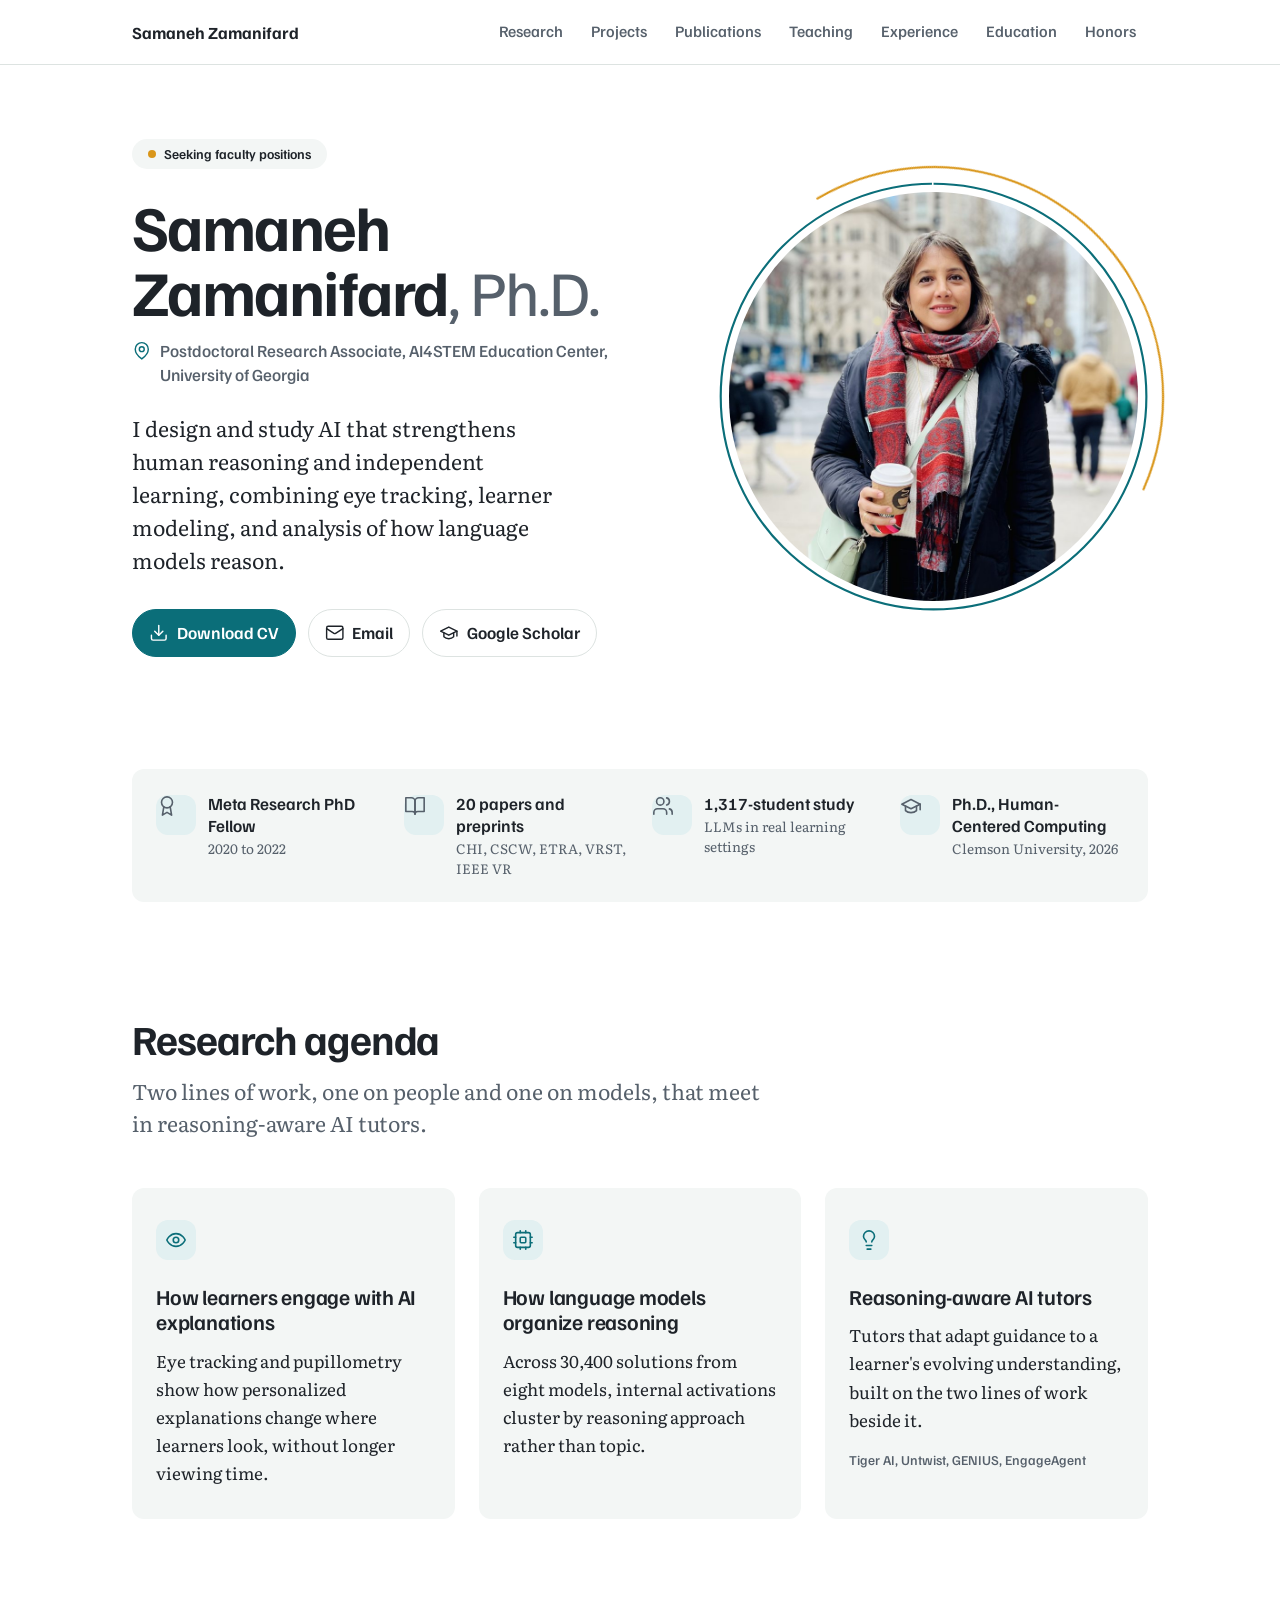
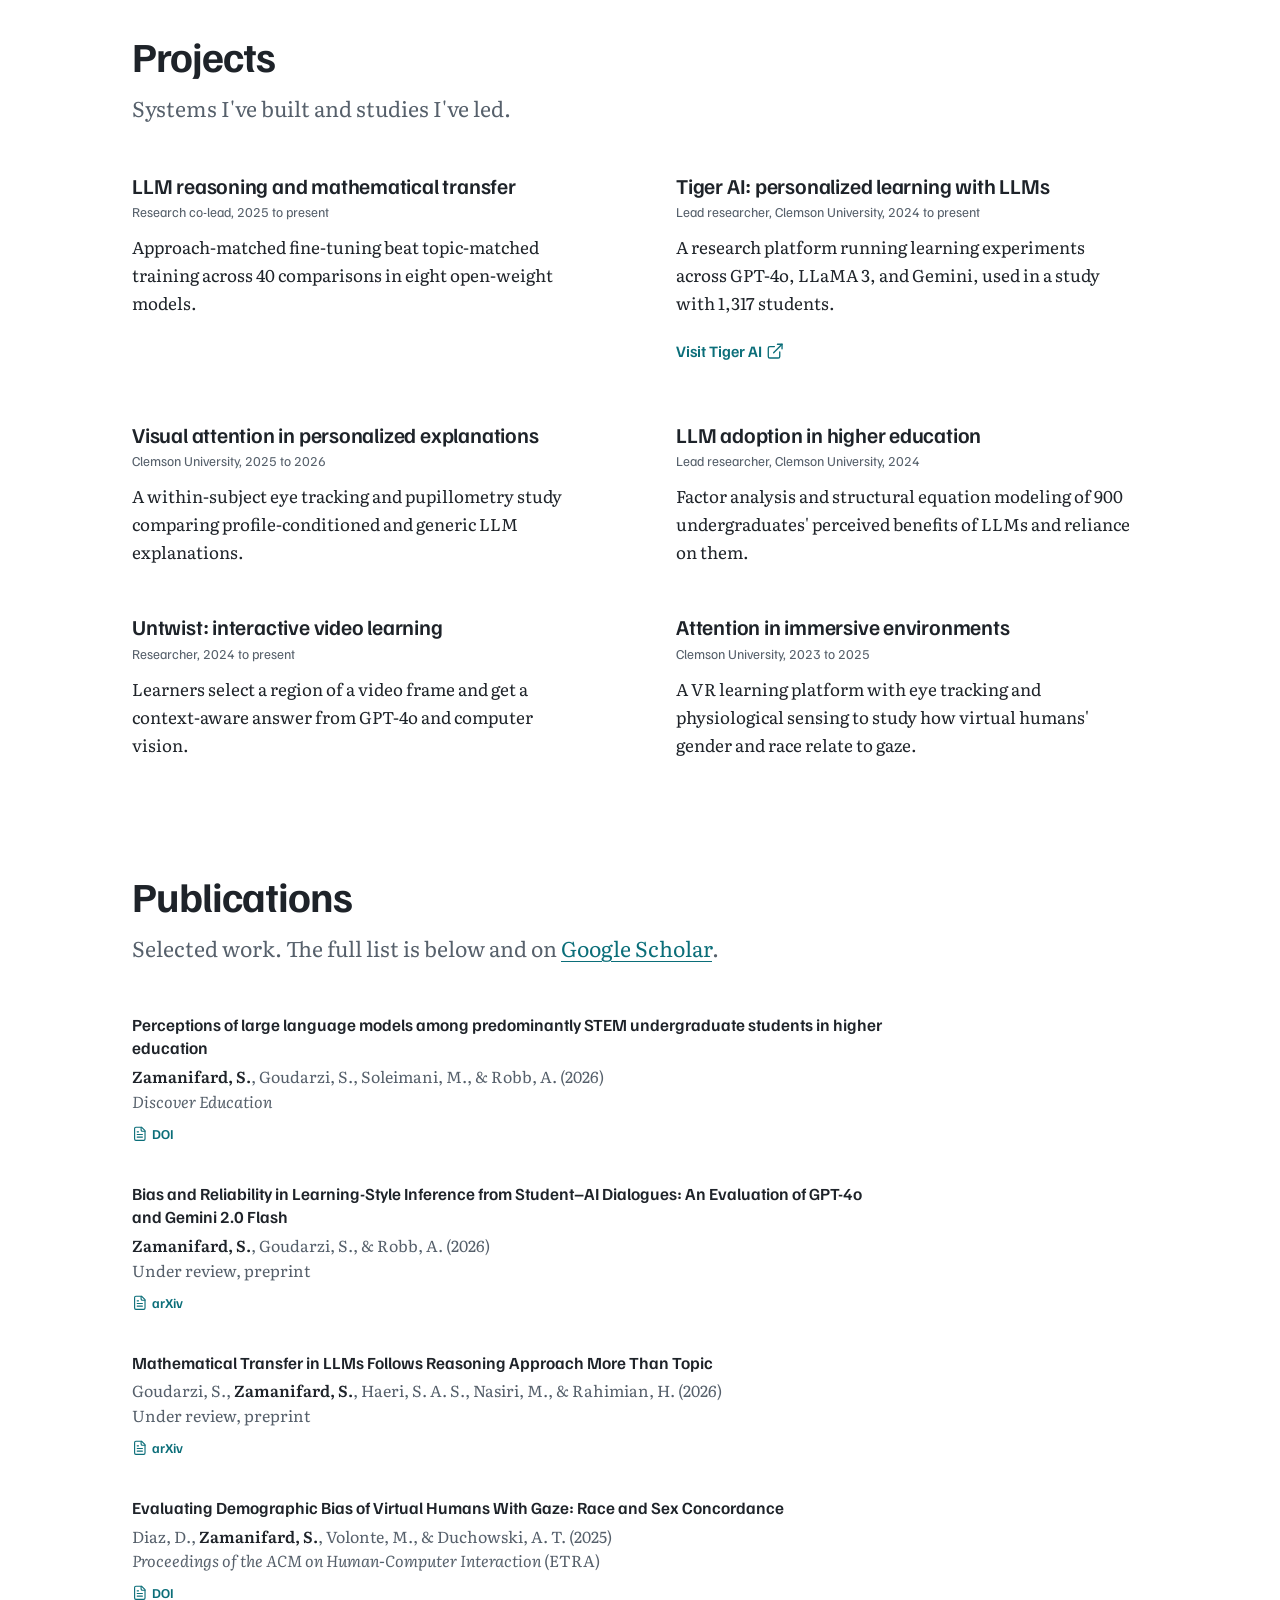
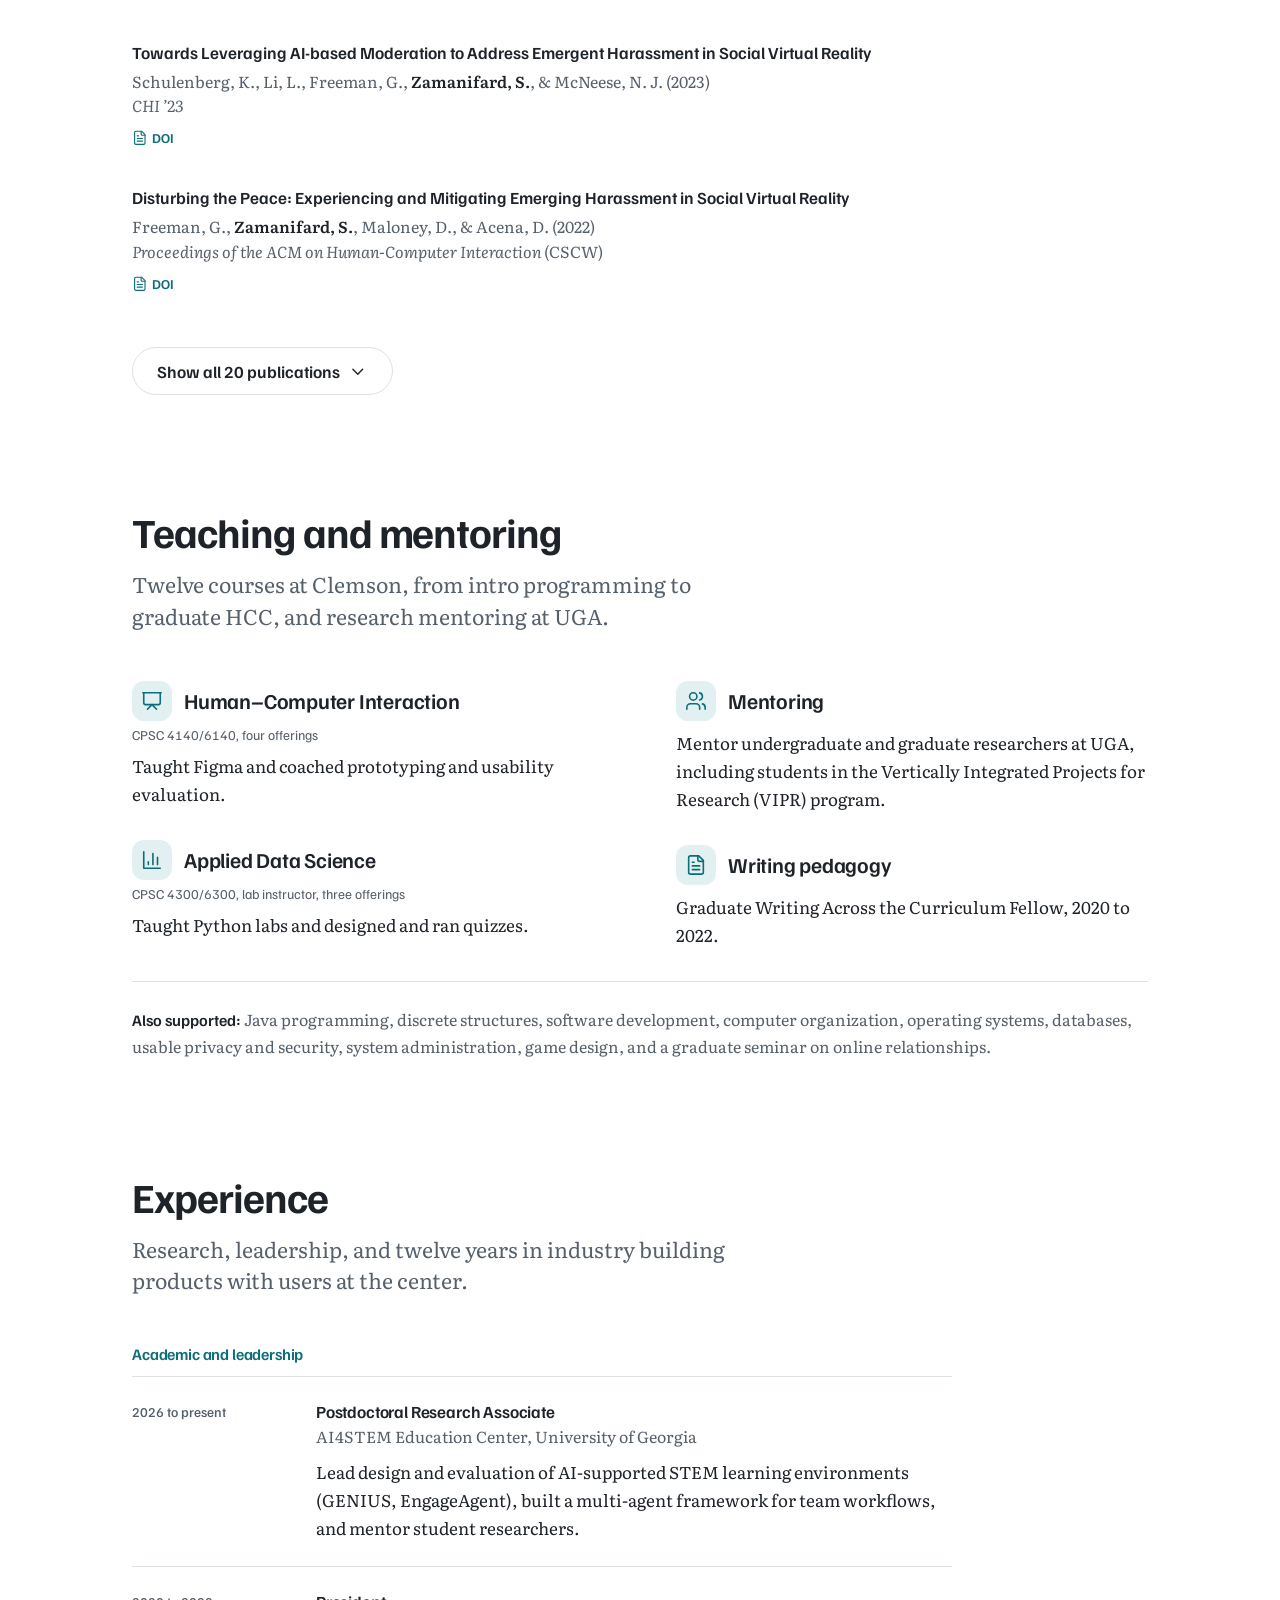
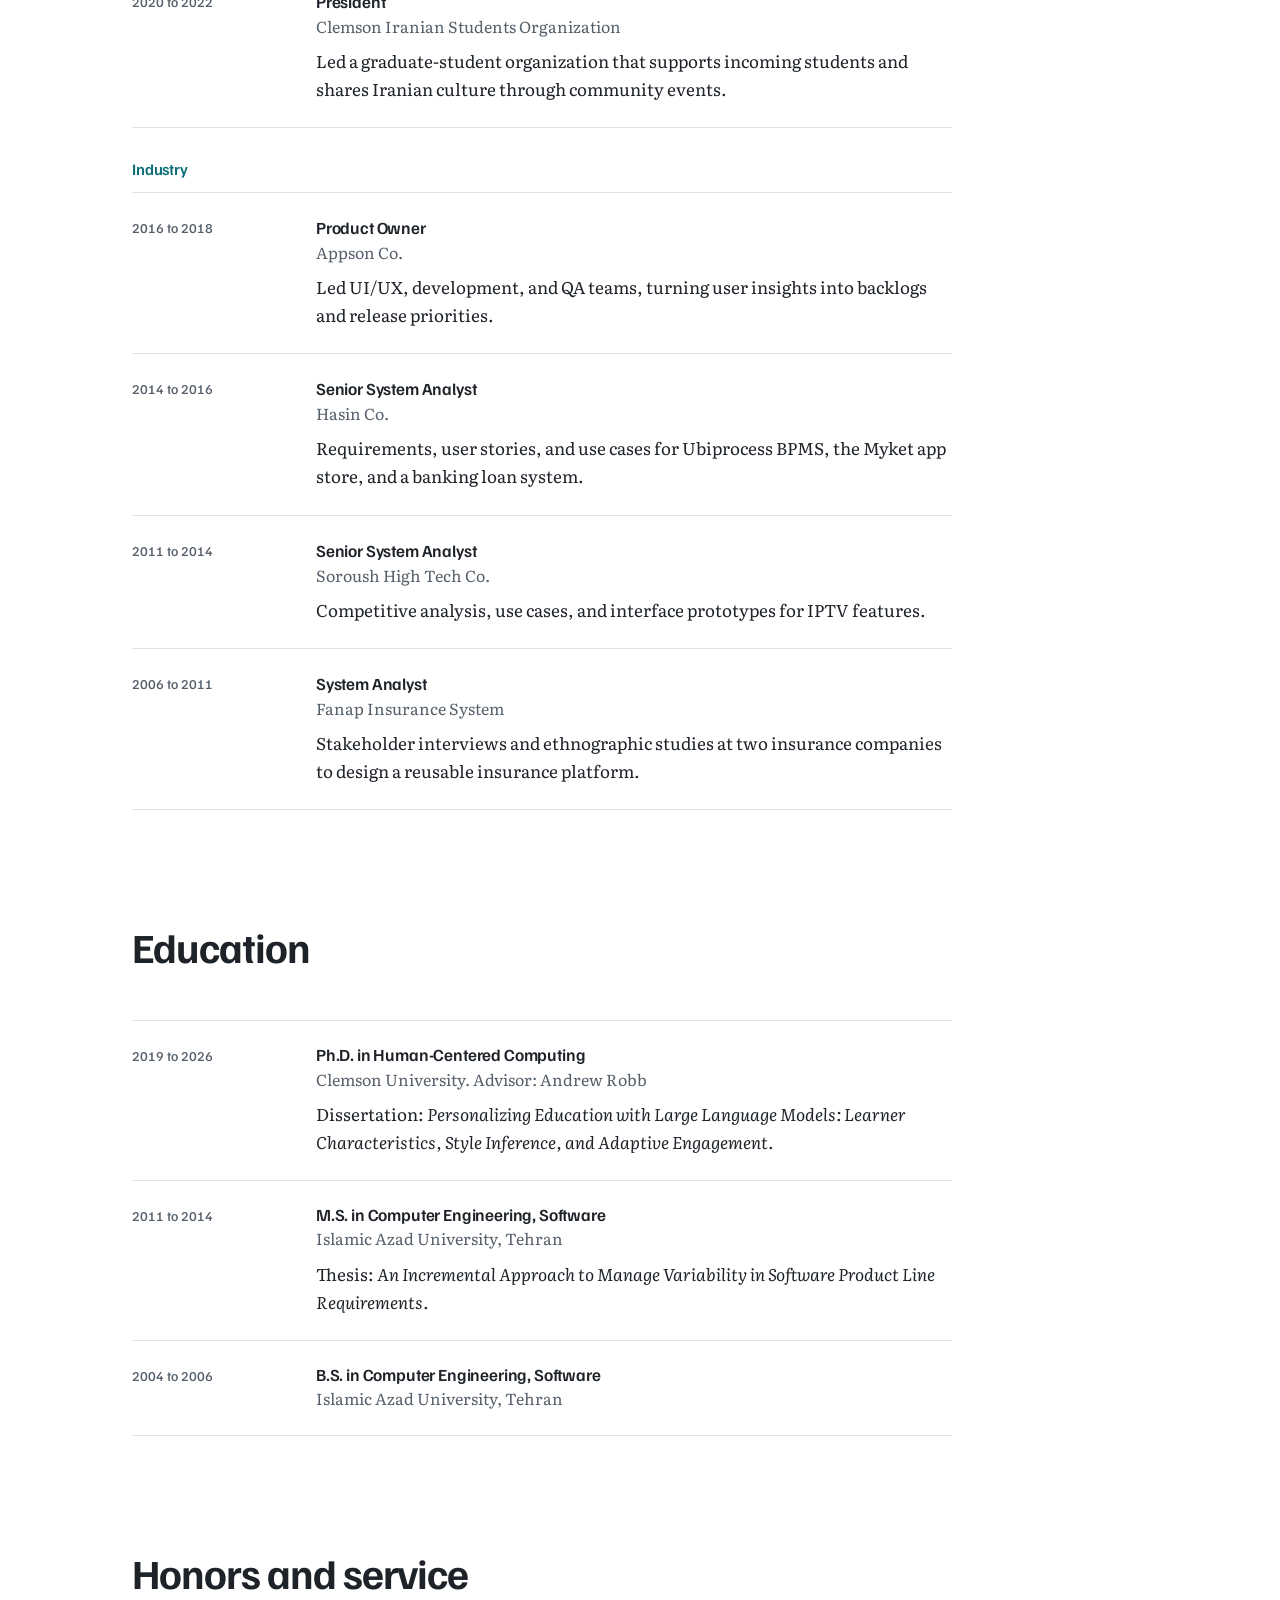
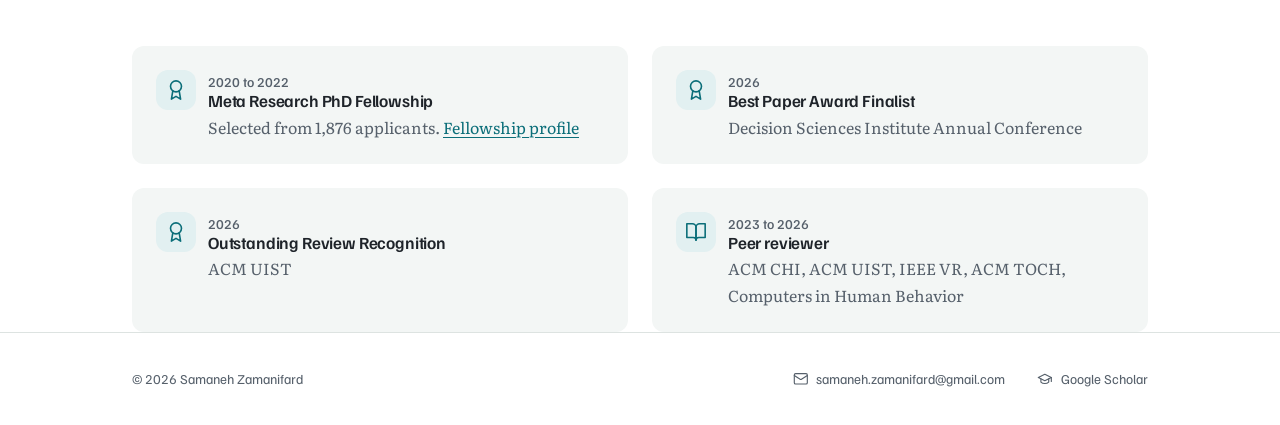
<file: index.html>
<!doctype html>
<html lang="en">
<head>
  <meta charset="utf-8">
  <meta name="viewport" content="width=device-width, initial-scale=1">
  <title>Samaneh Zamanifard, Ph.D.</title>
  <meta name="description" content="Samaneh Zamanifard is a postdoctoral research associate at the AI4STEM Education Center, University of Georgia, studying how AI systems can strengthen human reasoning and independent learning.">
  <meta name="color-scheme" content="light">
  <link rel="canonical" href="https://samanehzamanifard.github.io/">
  <meta property="og:type" content="profile">
  <meta property="og:title" content="Samaneh Zamanifard, Ph.D.">
  <meta property="og:description" content="Postdoctoral researcher at UGA's AI4STEM Education Center studying how AI can strengthen human reasoning and learning.">
  <meta property="og:url" content="https://samanehzamanifard.github.io/">
  <meta property="og:image" content="https://samanehzamanifard.github.io/portrait.jpg">
  <link rel="preconnect" href="https://fonts.googleapis.com">
  <link rel="preconnect" href="https://fonts.gstatic.com" crossorigin>
  <link href="https://fonts.googleapis.com/css2?family=Familjen+Grotesk:wght@400;500;600;700&family=Literata:ital,opsz,wght@0,7..72,400;0,7..72,600;1,7..72,400&display=swap" rel="stylesheet">
  <link rel="stylesheet" href="style.css">
</head>
<body>
<!-- Icon sprite (Lucide geometry, ISC license) -->
<svg width="0" height="0" style="position:absolute" aria-hidden="true">
  <symbol id="i-mail" viewBox="0 0 24 24"><rect width="20" height="16" x="2" y="4" rx="2"/><path d="m22 7-8.97 5.7a1.94 1.94 0 0 1-2.06 0L2 7"/></symbol>
  <symbol id="i-download" viewBox="0 0 24 24"><path d="M21 15v4a2 2 0 0 1-2 2H5a2 2 0 0 1-2-2v-4"/><path d="m7 10 5 5 5-5"/><path d="M12 15V3"/></symbol>
  <symbol id="i-cap" viewBox="0 0 24 24"><path d="M22 10 12 5 2 10l10 5 10-5Z"/><path d="M6 12v5c3 3 9 3 12 0v-5"/><path d="M22 10v6"/></symbol>
  <symbol id="i-award" viewBox="0 0 24 24"><circle cx="12" cy="8" r="6"/><path d="M15.48 12.89 17 22l-5-3-5 3 1.52-9.11"/></symbol>
  <symbol id="i-book" viewBox="0 0 24 24"><path d="M2 3h6a4 4 0 0 1 4 4v14a3 3 0 0 0-3-3H2z"/><path d="M22 3h-6a4 4 0 0 0-4 4v14a3 3 0 0 1 3-3h7z"/></symbol>
  <symbol id="i-users" viewBox="0 0 24 24"><path d="M16 21v-2a4 4 0 0 0-4-4H6a4 4 0 0 0-4 4v2"/><circle cx="9" cy="7" r="4"/><path d="M22 21v-2a4 4 0 0 0-3-3.87"/><path d="M16 3.13a4 4 0 0 1 0 7.75"/></symbol>
  <symbol id="i-pin" viewBox="0 0 24 24"><path d="M20 10c0 6-8 12-8 12s-8-6-8-12a8 8 0 0 1 16 0Z"/><circle cx="12" cy="10" r="3"/></symbol>
  <symbol id="i-eye" viewBox="0 0 24 24"><path d="M2 12s3-7 10-7 10 7 10 7-3 7-10 7-10-7-10-7Z"/><circle cx="12" cy="12" r="3"/></symbol>
  <symbol id="i-cpu" viewBox="0 0 24 24"><rect width="16" height="16" x="4" y="4" rx="2"/><rect width="6" height="6" x="9" y="9" rx="1"/><path d="M15 2v2M15 20v2M2 15h2M2 9h2M20 15h2M20 9h2M9 2v2M9 20v2"/></symbol>
  <symbol id="i-bulb" viewBox="0 0 24 24"><path d="M15 14c.2-1 .7-1.7 1.5-2.5 1-.9 1.5-2.2 1.5-3.5A6 6 0 0 0 6 8c0 1 .2 2.2 1.5 3.5.7.7 1.3 1.5 1.5 2.5"/><path d="M9 18h6"/><path d="M10 22h4"/></symbol>
  <symbol id="i-link" viewBox="0 0 24 24"><path d="M15 3h6v6"/><path d="M10 14 21 3"/><path d="M18 13v6a2 2 0 0 1-2 2H5a2 2 0 0 1-2-2V8a2 2 0 0 1 2-2h6"/></symbol>
  <symbol id="i-file" viewBox="0 0 24 24"><path d="M15 2H6a2 2 0 0 0-2 2v16a2 2 0 0 0 2 2h12a2 2 0 0 0 2-2V7Z"/><path d="M14 2v4a2 2 0 0 0 2 2h4"/><path d="M16 13H8M16 17H8M10 9H8"/></symbol>
  <symbol id="i-board" viewBox="0 0 24 24"><path d="M2 3h20"/><path d="M21 3v11a2 2 0 0 1-2 2H5a2 2 0 0 1-2-2V3"/><path d="m7 21 5-5 5 5"/></symbol>
  <symbol id="i-chart" viewBox="0 0 24 24"><path d="M3 3v18h18"/><path d="M18 17V9M13 17V5M8 17v-3"/></symbol>
  <symbol id="i-chevron" viewBox="0 0 24 24"><path d="m6 9 6 6 6-6"/></symbol>
</svg>

<a class="skip" href="#main">Skip to content</a>

<nav class="nav" aria-label="Sections">
  <div class="wrap">
    <a class="brand" href="#top">Samaneh Zamanifard</a>
    <ul>
      <li><a href="#research">Research</a></li>
      <li><a href="#projects">Projects</a></li>
      <li><a href="#publications">Publications</a></li>
      <li><a href="#teaching">Teaching</a></li>
      <li><a href="#experience">Experience</a></li>
      <li><a href="#education">Education</a></li>
      <li><a href="#honors">Honors</a></li>
    </ul>
  </div>
</nav>

<main id="main" class="wrap">
  <header class="hero" id="top">
    <div>
      <p class="status"><span class="status-dot" aria-hidden="true"></span>Seeking faculty positions</p>
      <h1>Samaneh Zamanifard<span class="suffix">, Ph.D.</span></h1>
      <p class="hero-role"><svg class="icon" aria-hidden="true"><use href="#i-pin"/></svg>Postdoctoral Research Associate, AI4STEM Education Center, University of Georgia</p>
      <p class="hero-lead">I design and study AI that strengthens human reasoning and independent learning, combining eye tracking, learner modeling, and analysis of how language models reason.</p>
      <ul class="actions">
        <li><a class="btn btn-primary" href="cv.pdf"><svg class="icon" aria-hidden="true"><use href="#i-download"/></svg>Download CV</a></li>
        <li><a class="btn" href="mailto:samaneh.zamanifard@gmail.com"><svg class="icon" aria-hidden="true"><use href="#i-mail"/></svg>Email</a></li>
        <li><a class="btn" href="https://scholar.google.com/citations?user=296TdqIAAAAJ"><svg class="icon" aria-hidden="true"><use href="#i-cap"/></svg>Google Scholar</a></li>
      </ul>
    </div>

    <figure class="portrait">
      <img src="portrait.jpg" alt="Portrait of Samaneh Zamanifard" width="900" height="900">
      <svg class="rings" viewBox="0 0 100 100" aria-hidden="true">
        <circle class="ring-teal" cx="50" cy="50" r="49.6" pathLength="1"/>
        <circle class="ring-amber" cx="50" cy="50" r="53.5" pathLength="1"/>
      </svg>
    </figure>
  </header>

  <ul class="highlights" aria-label="Highlights">
    <li><span class="tile"><svg class="icon" aria-hidden="true"><use href="#i-award"/></svg></span><div><strong>Meta Research PhD Fellow</strong><span>2020 to 2022</span></div></li>
    <li><span class="tile"><svg class="icon" aria-hidden="true"><use href="#i-book"/></svg></span><div><strong>20 papers and preprints</strong><span>CHI, CSCW, ETRA, VRST, IEEE VR</span></div></li>
    <li><span class="tile"><svg class="icon" aria-hidden="true"><use href="#i-users"/></svg></span><div><strong>1,317-student study</strong><span>LLMs in real learning settings</span></div></li>
    <li><span class="tile"><svg class="icon" aria-hidden="true"><use href="#i-cap"/></svg></span><div><strong>Ph.D., Human-Centered Computing</strong><span>Clemson University, 2026</span></div></li>
  </ul>

  <section class="section" id="research" aria-labelledby="research-h">
    <div class="section-head">
      <h2 id="research-h">Research agenda</h2>
      <p>Two lines of work, one on people and one on models, that meet in reasoning-aware AI tutors.</p>
    </div>
    <div class="agenda">
      <article>
        <span class="tile"><svg class="icon" aria-hidden="true"><use href="#i-eye"/></svg></span>
        <h3>How learners engage with AI explanations</h3>
        <p>Eye tracking and pupillometry show how personalized explanations change where learners look, without longer viewing time.</p>
      </article>
      <article>
        <span class="tile"><svg class="icon" aria-hidden="true"><use href="#i-cpu"/></svg></span>
        <h3>How language models organize reasoning</h3>
        <p>Across 30,400 solutions from eight models, internal activations cluster by reasoning approach rather than topic.</p>
      </article>
      <article>
        <span class="tile"><svg class="icon" aria-hidden="true"><use href="#i-bulb"/></svg></span>
        <h3>Reasoning-aware AI tutors</h3>
        <p>Tutors that adapt guidance to a learner's evolving understanding, built on the two lines of work beside it.</p>
        <p class="joins">Tiger AI, Untwist, GENIUS, EngageAgent</p>
      </article>
    </div>

  </section>

  <section class="section" id="projects" aria-labelledby="projects-h">
    <div class="section-head">
      <h2 id="projects-h">Projects</h2>
      <p>Systems I've built and studies I've led.</p>
    </div>
    <div class="projects">
      <article class="project">
        <h3>LLM reasoning and mathematical transfer</h3>
        <p class="meta">Research co-lead, 2025 to present</p>
        <p class="sum">Approach-matched fine-tuning beat topic-matched training across 40 comparisons in eight open-weight models.</p>
      </article>
      <article class="project">
        <h3>Tiger AI: personalized learning with LLMs</h3>
        <p class="meta">Lead researcher, Clemson University, 2024 to present</p>
        <p class="sum">A research platform running learning experiments across GPT-4o, LLaMA 3, and Gemini, used in a study with 1,317 students.</p>
        <a class="more" href="https://tigerai.computing.clemson.edu/aboutme">Visit Tiger AI<svg class="icon" aria-hidden="true"><use href="#i-link"/></svg></a>
      </article>
      <article class="project">
        <h3>Visual attention in personalized explanations</h3>
        <p class="meta">Clemson University, 2025 to 2026</p>
        <p class="sum">A within-subject eye tracking and pupillometry study comparing profile-conditioned and generic LLM explanations.</p>
      </article>
      <article class="project">
        <h3>LLM adoption in higher education</h3>
        <p class="meta">Lead researcher, Clemson University, 2024</p>
        <p class="sum">Factor analysis and structural equation modeling of 900 undergraduates' perceived benefits of LLMs and reliance on them.</p>
      </article>
      <article class="project">
        <h3>Untwist: interactive video learning</h3>
        <p class="meta">Researcher, 2024 to present</p>
        <p class="sum">Learners select a region of a video frame and get a context-aware answer from GPT-4o and computer vision.</p>
      </article>
      <article class="project">
        <h3>Attention in immersive environments</h3>
        <p class="meta">Clemson University, 2023 to 2025</p>
        <p class="sum">A VR learning platform with eye tracking and physiological sensing to study how virtual humans' gender and race relate to gaze.</p>
      </article>
    </div>
  </section>

  <section class="section" id="publications" aria-labelledby="pubs-h">
    <div class="section-head">
      <h2 id="pubs-h">Publications</h2>
      <p>Selected work. The full list is below and on <a href="https://scholar.google.com/citations?user=296TdqIAAAAJ">Google Scholar</a>.</p>
    </div>
    <ol class="pubs">
      <li class="pub"><span class="title">Perceptions of large language models among predominantly STEM undergraduate students in higher education</span>
        <span class="authors"><b>Zamanifard, S.</b>, Goudarzi, S., Soleimani, M., &amp; Robb, A. (2026)</span>
        <span class="venue"><i>Discover Education</i></span>
        <a class="doi" href="https://doi.org/10.1007/s44217-026-01991-z"><svg class="icon" aria-hidden="true"><use href="#i-file"/></svg>DOI</a></li>
      <li class="pub"><span class="title">Bias and Reliability in Learning-Style Inference from Student–AI Dialogues: An Evaluation of GPT-4o and Gemini 2.0 Flash</span>
        <span class="authors"><b>Zamanifard, S.</b>, Goudarzi, S., &amp; Robb, A. (2026)</span>
        <span class="venue">Under review, preprint</span>
        <a class="doi" href="https://doi.org/10.48550/arXiv.2610.27448"><svg class="icon" aria-hidden="true"><use href="#i-file"/></svg>arXiv</a></li>
      <li class="pub"><span class="title">Mathematical Transfer in LLMs Follows Reasoning Approach More Than Topic</span>
        <span class="authors">Goudarzi, S., <b>Zamanifard, S.</b>, Haeri, S. A. S., Nasiri, M., &amp; Rahimian, H. (2026)</span>
        <span class="venue">Under review, preprint</span>
        <a class="doi" href="https://arxiv.org/abs/2610.00331"><svg class="icon" aria-hidden="true"><use href="#i-file"/></svg>arXiv</a></li>
      <li class="pub"><span class="title">Evaluating Demographic Bias of Virtual Humans With Gaze: Race and Sex Concordance</span>
        <span class="authors">Diaz, D., <b>Zamanifard, S.</b>, Volonte, M., &amp; Duchowski, A. T. (2025)</span>
        <span class="venue"><i>Proceedings of the ACM on Human-Computer Interaction</i> (ETRA)</span>
        <a class="doi" href="https://doi.org/10.1145/3725834"><svg class="icon" aria-hidden="true"><use href="#i-file"/></svg>DOI</a></li>
      <li class="pub"><span class="title">Towards Leveraging AI-based Moderation to Address Emergent Harassment in Social Virtual Reality</span>
        <span class="authors">Schulenberg, K., Li, L., Freeman, G., <b>Zamanifard, S.</b>, &amp; McNeese, N. J. (2023)</span>
        <span class="venue"><i>CHI ’23</i></span>
        <a class="doi" href="https://doi.org/10.1145/3544548.3581090"><svg class="icon" aria-hidden="true"><use href="#i-file"/></svg>DOI</a></li>
      <li class="pub"><span class="title">Disturbing the Peace: Experiencing and Mitigating Emerging Harassment in Social Virtual Reality</span>
        <span class="authors">Freeman, G., <b>Zamanifard, S.</b>, Maloney, D., &amp; Acena, D. (2022)</span>
        <span class="venue"><i>Proceedings of the ACM on Human-Computer Interaction</i> (CSCW)</span>
        <a class="doi" href="https://doi.org/10.1145/3512932"><svg class="icon" aria-hidden="true"><use href="#i-file"/></svg>DOI</a></li>
    </ol>

    <details class="all-pubs">
      <summary>Show all 20 publications<svg class="icon" aria-hidden="true"><use href="#i-chevron"/></svg></summary>
        <div class="pub-year">
          <h3>2027</h3>
          <ol>
            <li class="pub" data-kind="short"><span class="title">Re-streamed Validation of Real-Time Cognitive Load Measurement</span>
              <span class="authors">Duchowski, A. T., <b>Zamanifard, S.</b>, Cecchetti, S., Cavallo, M., &amp; Edmonds, A.</span>
              <span class="venue"><i>Pattern Recognition. ICPR 2026 International Workshops</i>, Part II, LNCS 17111, 557–571. Springer.</span><span class="kind">Workshop</span>
              <a class="doi" href="https://doi.org/10.1007/978-3-032-39382-1_42">DOI</a></li>
          </ol>
        </div>

        <div class="pub-year">
          <h3>2026</h3>
          <ol>
            <li class="pub" data-kind="paper"><span class="title">Perceptions of large language models among predominantly STEM undergraduate students in higher education</span>
              <span class="authors"><b>Zamanifard, S.</b>, Goudarzi, S., Soleimani, M., &amp; Robb, A.</span>
              <span class="venue"><i>Discover Education</i>. Advance online publication.</span><span class="kind">Journal</span>
              <a class="doi" href="https://doi.org/10.1007/s44217-026-01991-z">DOI</a></li>
            <li class="pub" data-kind="preprint"><span class="title">Bias and Reliability in Learning-Style Inference from Student–AI Dialogues: An Evaluation of GPT-4o and Gemini 2.0 Flash</span>
              <span class="authors"><b>Zamanifard, S.</b>, Goudarzi, S., &amp; Robb, A.</span>
              <span class="venue">Manuscript under review.</span><span class="kind">Preprint</span>
              <a class="doi" href="https://doi.org/10.48550/arXiv.2610.27448">arXiv</a></li>
            <li class="pub" data-kind="preprint"><span class="title">Mathematical Transfer in LLMs Follows Reasoning Approach More Than Topic</span>
              <span class="authors">Goudarzi, S., <b>Zamanifard, S.</b>, Haeri, S. A. S., Nasiri, M., &amp; Rahimian, H.</span>
              <span class="venue">Manuscript under review.</span><span class="kind">Preprint</span>
              <a class="doi" href="https://arxiv.org/abs/2610.00331">arXiv</a></li>
            <li class="pub" data-kind="preprint"><span class="title">Math Reasoning in LLMs is Organized by Approach, Not Topic</span>
              <span class="authors">Goudarzi, S., <b>Zamanifard, S.</b>, Nasiri, M., &amp; Rahimian, H.</span>
              <span class="venue">Preprint.</span><span class="kind">Preprint</span>
              <a class="doi" href="https://arxiv.org/abs/2609.27041">arXiv</a></li>
          </ol>
        </div>

        <div class="pub-year">
          <h3>2025</h3>
          <ol>
            <li class="pub" data-kind="paper"><span class="title">Path Modeling of Visual Attention, User Perceptions, and Behavior Change Intentions in Conversations With Embodied Agents in VR</span>
              <span class="authors">Vankit, S. A., Genaro Motti, V., Do, T. D., <b>Zamanifard, S.</b>, Diaz, D., Duchowski, A. T., Knijnenburg, B. P., &amp; Volonte, M.</span>
              <span class="venue"><i>Computer Animation and Virtual Worlds</i>, 36(3), e70028.</span><span class="kind">Journal</span>
              <a class="doi" href="https://doi.org/10.1002/cav.70028">DOI</a></li>
            <li class="pub" data-kind="paper"><span class="title">Exploring the Impact of Multimodal Long Conversations in VR on Attitudes Toward Behavior Change, Memory Retention, and Cognitive Load</span>
              <span class="authors">Vankit, S. A., <b>Zamanifard, S.</b>, Diaz, D., Mousas, C., Richardson, K., Duchowski, A. T., &amp; Volonte, M.</span>
              <span class="venue"><i>Computer Animation and Virtual Worlds</i>, 36(3), e70023.</span><span class="kind">Journal</span>
              <a class="doi" href="https://doi.org/10.1002/cav.70023">DOI</a></li>
            <li class="pub" data-kind="paper"><span class="title">Evaluating Demographic Bias of Virtual Humans With Gaze: Race and Sex Concordance</span>
              <span class="authors">Diaz, D., <b>Zamanifard, S.</b>, Volonte, M., &amp; Duchowski, A. T.</span>
              <span class="venue"><i>Proceedings of the ACM on Human-Computer Interaction</i>, 9(3), 1–17. ETRA full paper.</span><span class="kind">Conference</span>
              <a class="doi" href="https://doi.org/10.1145/3725834">DOI</a></li>
            <li class="pub" data-kind="short"><span class="title">Toward Standardization of Colliders for Statistical Comparison of Gaze on Virtual Humans</span>
              <span class="authors">Diaz, D., <b>Zamanifard, S.</b>, Volonte, M., &amp; Duchowski, A. T.</span>
              <span class="venue"><i>ETRA ’25</i>, Article 102, 1–5. Eyes4Access workshop.</span><span class="kind">Workshop</span>
              <a class="doi" href="https://doi.org/10.1145/3715669.3726849">DOI</a></li>
            <li class="pub" data-kind="preprint"><span class="title">Beyond Play and Pause: Turning GPT-4o Spatial Weakness into a Strength for In-Depth Interactive Video Learning</span>
              <span class="authors">Goudarzi, S., &amp; <b>Zamanifard, S.</b></span>
              <span class="venue">Preprint.</span><span class="kind">Preprint</span>
              <a class="doi" href="https://arxiv.org/abs/2508.17160">arXiv</a></li>
          </ol>
        </div>

        <div class="pub-year">
          <h3>2024</h3>
          <ol>
            <li class="pub" data-kind="short"><span class="title">Initial Investigations into Information Retention and Perception on Virtual Human Race</span>
              <span class="authors">Diaz, D., <b>Zamanifard, S.</b>, Duchowski, A. T., &amp; Volonte, M.</span>
              <span class="venue"><i>IEEE VR 2024 Abstracts and Workshops (VRW)</i>, 1078–1079.</span><span class="kind">Poster</span>
              <a class="doi" href="https://doi.org/10.1109/VRW62533.2024.00335">DOI</a></li>
          </ol>
        </div>

        <div class="pub-year">
          <h3>2023</h3>
          <ol>
            <li class="pub" data-kind="paper"><span class="title">Towards Leveraging AI-based Moderation to Address Emergent Harassment in Social Virtual Reality</span>
              <span class="authors">Schulenberg, K., Li, L., Freeman, G., <b>Zamanifard, S.</b>, &amp; McNeese, N. J.</span>
              <span class="venue"><i>CHI ’23</i>, Article 514, 1–17.</span><span class="kind">Conference</span>
              <a class="doi" href="https://doi.org/10.1145/3544548.3581090">DOI</a></li>
            <li class="pub" data-kind="paper"><span class="title">A Surprise Birthday Party in VR: Leveraging Social Virtual Reality to Maintain Existing Close Ties over Distance</span>
              <span class="authors"><b>Zamanifard, S.</b>, &amp; Freeman, G.</span>
              <span class="venue"><i>iConference 2023</i>, LNCS 13972, 268–285. Springer.</span><span class="kind">Conference</span>
              <a class="doi" href="https://doi.org/10.1007/978-3-031-28032-0_23">DOI</a></li>
            <li class="pub" data-kind="short"><span class="title">Social Virtual Reality Is My Therapist: Overcoming Social Anxiety Disorder Through Using Social Virtual Reality</span>
              <span class="authors"><b>Zamanifard, S.</b>, &amp; Robb, A.</span>
              <span class="venue"><i>CHI EA ’23</i>, Article 252, 1–6.</span><span class="kind">Extended abstract</span>
              <a class="doi" href="https://doi.org/10.1145/3544549.3585888">DOI</a></li>
          </ol>
        </div>

        <div class="pub-year">
          <h3>2022</h3>
          <ol>
            <li class="pub" data-kind="paper"><span class="title">Disturbing the Peace: Experiencing and Mitigating Emerging Harassment in Social Virtual Reality</span>
              <span class="authors">Freeman, G., <b>Zamanifard, S.</b>, Maloney, D., &amp; Acena, D.</span>
              <span class="venue"><i>Proceedings of the ACM on Human-Computer Interaction</i>, 6(CSCW1), Article 85, 1–30.</span><span class="kind">Journal</span>
              <a class="doi" href="https://doi.org/10.1145/3512932">DOI</a></li>
          </ol>
        </div>

        <div class="pub-year">
          <h3>2020</h3>
          <ol>
            <li class="pub" data-kind="paper"><span class="title">Anonymity vs. Familiarity: Self-Disclosure and Privacy in Social Virtual Reality</span>
              <span class="authors">Maloney, D., <b>Zamanifard, S.</b>, &amp; Freeman, G. Equal contribution.</span>
              <span class="venue"><i>VRST ’20</i>, Article 25, 1–9.</span><span class="kind">Conference</span>
              <a class="doi" href="https://doi.org/10.1145/3385956.3418967">DOI</a></li>
            <li class="pub" data-kind="paper"><span class="title">An empirical study on effective factors on adoption of cloud computing in electronic banking: a case study of Iran banking sector</span>
              <span class="authors">Alizadeh, A., Chehrehpak, M., Nasr, A. K., &amp; <b>Zamanifard, S.</b></span>
              <span class="venue"><i>International Journal of Business Information Systems</i>, 33(3), 408–428.</span><span class="kind">Journal</span>
              <a class="doi" href="https://doi.org/10.1504/IJBIS.2020.105833">DOI</a></li>
            <li class="pub" data-kind="short"><span class="title">My Body, My Avatar: How People Perceive Their Avatars in Social Virtual Reality</span>
              <span class="authors">Freeman, G., <b>Zamanifard, S.</b>, Maloney, D., &amp; Adkins, A.</span>
              <span class="venue"><i>CHI EA ’20</i>, Article LBW250, 1–8.</span><span class="kind">Late-breaking work</span>
              <a class="doi" href="https://doi.org/10.1145/3334480.3382923">DOI</a></li>
          </ol>
        </div>

        <div class="pub-year">
          <h3>2019</h3>
          <ol>
            <li class="pub" data-kind="short"><span class="title">“The Togetherness that We Crave”: Experiencing Social VR in Long Distance Relationships</span>
              <span class="authors"><b>Zamanifard, S.</b>, &amp; Freeman, G.</span>
              <span class="venue"><i>CSCW ’19 Companion</i>, 438–442.</span><span class="kind">Poster</span>
              <a class="doi" href="https://doi.org/10.1145/3311957.3359453">DOI</a></li>
          </ol>
        </div>

        <div class="pub-year">
          <h3>2015</h3>
          <ol>
            <li class="pub" data-kind="paper"><span class="title">An Incremental Approach to Manage Variability in Software Product Line Requirements</span>
              <span class="authors"><b>Zamanifard, S.</b>, Khosravi, R., &amp; Sabouri, H.</span>
              <span class="venue"><i>International Journal of Computer and Electrical Engineering</i>, 7(1), 47–69.</span><span class="kind">Journal</span>
              <a class="doi" href="https://doi.org/10.17706/IJCEE.2015.V7.872">DOI</a></li>
          </ol>
        </div>
    </details>
  </section>

  <section class="section" id="teaching" aria-labelledby="teaching-h">
    <div class="section-head">
      <h2 id="teaching-h">Teaching and mentoring</h2>
      <p>Twelve courses at Clemson, from intro programming to graduate HCC, and research mentoring at UGA.</p>
    </div>
    <div class="teach">
      <div>
        <div class="teach-item">
          <h3><span class="tile"><svg class="icon" aria-hidden="true"><use href="#i-board"/></svg></span>Human–Computer Interaction</h3>
          <p class="meta">CPSC 4140/6140, four offerings</p>
          <p class="sum">Taught Figma and coached prototyping and usability evaluation.</p>
        </div>
        <div class="teach-item">
          <h3><span class="tile"><svg class="icon" aria-hidden="true"><use href="#i-chart"/></svg></span>Applied Data Science</h3>
          <p class="meta">CPSC 4300/6300, lab instructor, three offerings</p>
          <p class="sum">Taught Python labs and designed and ran quizzes.</p>
        </div>
      </div>
      <div>
        <div class="teach-item">
          <h3><span class="tile"><svg class="icon" aria-hidden="true"><use href="#i-users"/></svg></span>Mentoring</h3>
          <p class="sum">Mentor undergraduate and graduate researchers at UGA, including students in the Vertically Integrated Projects for Research (VIPR) program.</p>
        </div>
        <div class="teach-item">
          <h3><span class="tile"><svg class="icon" aria-hidden="true"><use href="#i-file"/></svg></span>Writing pedagogy</h3>
          <p class="sum">Graduate Writing Across the Curriculum Fellow, 2020 to 2022.</p>
        </div>
      </div>
    </div>
    <p class="teach-also"><strong>Also supported:</strong> Java programming, discrete structures, software development, computer organization, operating systems, databases, usable privacy and security, system administration, game design, and a graduate seminar on online relationships.</p>
  </section>

  <section class="section" id="experience" aria-labelledby="exp-h">
    <div class="section-head">
      <h2 id="exp-h">Experience</h2>
      <p>Research, leadership, and twelve years in industry building products with users at the center.</p>
    </div>
    <h3 class="tl-group">Academic and leadership</h3>
    <ol class="timeline">
      <li>
        <p class="when">2026 to present</p>
        <div>
          <h4>Postdoctoral Research Associate</h4>
          <p class="org">AI4STEM Education Center, University of Georgia</p>
          <p class="sum">Lead design and evaluation of AI-supported STEM learning environments (GENIUS, EngageAgent), built a multi-agent framework for team workflows, and mentor student researchers.</p>
        </div>
      </li>
      <li>
        <p class="when">2020 to 2022</p>
        <div>
          <h4>President</h4>
          <p class="org">Clemson Iranian Students Organization</p>
          <p class="sum">Led a graduate-student organization that supports incoming students and shares Iranian culture through community events.</p>
        </div>
      </li>
    </ol>
    <h3 class="tl-group">Industry</h3>
    <ol class="timeline">
      <li>
        <p class="when">2016 to 2018</p>
        <div>
          <h4>Product Owner</h4>
          <p class="org">Appson Co.</p>
          <p class="sum">Led UI/UX, development, and QA teams, turning user insights into backlogs and release priorities.</p>
        </div>
      </li>
      <li>
        <p class="when">2014 to 2016</p>
        <div>
          <h4>Senior System Analyst</h4>
          <p class="org">Hasin Co.</p>
          <p class="sum">Requirements, user stories, and use cases for Ubiprocess BPMS, the Myket app store, and a banking loan system.</p>
        </div>
      </li>
      <li>
        <p class="when">2011 to 2014</p>
        <div>
          <h4>Senior System Analyst</h4>
          <p class="org">Soroush High Tech Co.</p>
          <p class="sum">Competitive analysis, use cases, and interface prototypes for IPTV features.</p>
        </div>
      </li>
      <li>
        <p class="when">2006 to 2011</p>
        <div>
          <h4>System Analyst</h4>
          <p class="org">Fanap Insurance System</p>
          <p class="sum">Stakeholder interviews and ethnographic studies at two insurance companies to design a reusable insurance platform.</p>
        </div>
      </li>
    </ol>
  </section>

  <section class="section" id="education" aria-labelledby="edu-h">
    <div class="section-head">
      <h2 id="edu-h">Education</h2>
    </div>
    <ol class="timeline">
      <li>
        <p class="when">2019 to 2026</p>
        <div>
          <h3>Ph.D. in Human-Centered Computing</h3>
          <p class="org">Clemson University. Advisor: Andrew Robb</p>
          <p class="sum">Dissertation: <i>Personalizing Education with Large Language Models: Learner Characteristics, Style Inference, and Adaptive Engagement.</i></p>
        </div>
      </li>
      <li>
        <p class="when">2011 to 2014</p>
        <div>
          <h3>M.S. in Computer Engineering, Software</h3>
          <p class="org">Islamic Azad University, Tehran</p>
          <p class="sum">Thesis: <i>An Incremental Approach to Manage Variability in Software Product Line Requirements.</i></p>
        </div>
      </li>
      <li>
        <p class="when">2004 to 2006</p>
        <div>
          <h3>B.S. in Computer Engineering, Software</h3>
          <p class="org">Islamic Azad University, Tehran</p>
        </div>
      </li>
    </ol>
  </section>

  <section class="section" id="honors" aria-labelledby="honors-h">
    <div class="section-head">
      <h2 id="honors-h">Honors and service</h2>
    </div>
    <ul class="honors">
      <li><span class="tile"><svg class="icon" aria-hidden="true"><use href="#i-award"/></svg></span><div><p class="yr">2020 to 2022</p><h3>Meta Research PhD Fellowship</h3><p>Selected from 1,876 applicants. <a href="https://research.facebook.com/fellows/zamanifard-samaneh/">Fellowship profile</a></p></div></li>
      <li><span class="tile"><svg class="icon" aria-hidden="true"><use href="#i-award"/></svg></span><div><p class="yr">2026</p><h3>Best Paper Award Finalist</h3><p>Decision Sciences Institute Annual Conference</p></div></li>
      <li><span class="tile"><svg class="icon" aria-hidden="true"><use href="#i-award"/></svg></span><div><p class="yr">2026</p><h3>Outstanding Review Recognition</h3><p>ACM UIST</p></div></li>
      <li><span class="tile"><svg class="icon" aria-hidden="true"><use href="#i-book"/></svg></span><div><p class="yr">2023 to 2026</p><h3>Peer reviewer</h3><p>ACM CHI, ACM UIST, IEEE VR, ACM TOCH, Computers in Human Behavior</p></div></li>
    </ul>
  </section>

</main>

<footer>
  <div class="wrap">
    <span>© 2026 Samaneh Zamanifard</span>
    <a href="mailto:samaneh.zamanifard@gmail.com"><svg class="icon" aria-hidden="true"><use href="#i-mail"/></svg>samaneh.zamanifard@gmail.com</a>
    <a href="https://scholar.google.com/citations?user=296TdqIAAAAJ"><svg class="icon" aria-hidden="true"><use href="#i-cap"/></svg>Google Scholar</a>
  </div>
</footer>

<script>
  // Navigation: mark the section in view
  (function () {
    var links = Array.prototype.slice.call(document.querySelectorAll('.nav ul a'));
    var sections = links.map(function (a) { return document.querySelector(a.getAttribute('href')); });
    var current = null;
    function onScroll() {
      var y = window.innerHeight * 0.4, best = -1;
      sections.forEach(function (s, i) { if (s && s.getBoundingClientRect().top <= y) best = i; });
      if (window.innerHeight + window.scrollY >= document.documentElement.scrollHeight - 4) best = sections.length - 1;
      if (best === current) return;
      current = best;
      links.forEach(function (a, i) {
        if (i === best) {
          a.setAttribute('aria-current', 'true');
          var bar = a.closest('.wrap');
          if (bar.scrollWidth > bar.clientWidth) bar.scrollTo({ left: a.offsetLeft - bar.clientWidth / 2 + a.offsetWidth / 2 });
        } else a.removeAttribute('aria-current');
      });
    }
    window.addEventListener('scroll', onScroll, { passive: true });
    onScroll();
  })();

  // Rings around the portrait: the teal circle draws in and the amber arc spins into place
  // each time the photo comes into view.
  (function () {
    var fig = document.querySelector('.portrait');
    if (window.matchMedia('(prefers-reduced-motion: reduce)').matches || !('IntersectionObserver' in window)) return;
    fig.classList.add('armed');
    new IntersectionObserver(function (es) {
      fig.classList.toggle('in', es[0].isIntersecting);
    }, { threshold: 0.35 }).observe(fig);
  })();

  // Give each DOI/arXiv link a unique accessible name that starts with its visible text
  document.querySelectorAll('.pub .doi').forEach(function (a) {
    a.setAttribute('aria-label', a.textContent.trim() + ': ' + a.closest('.pub').querySelector('.title').textContent);
  });
</script>
</body>
</html>
</file>
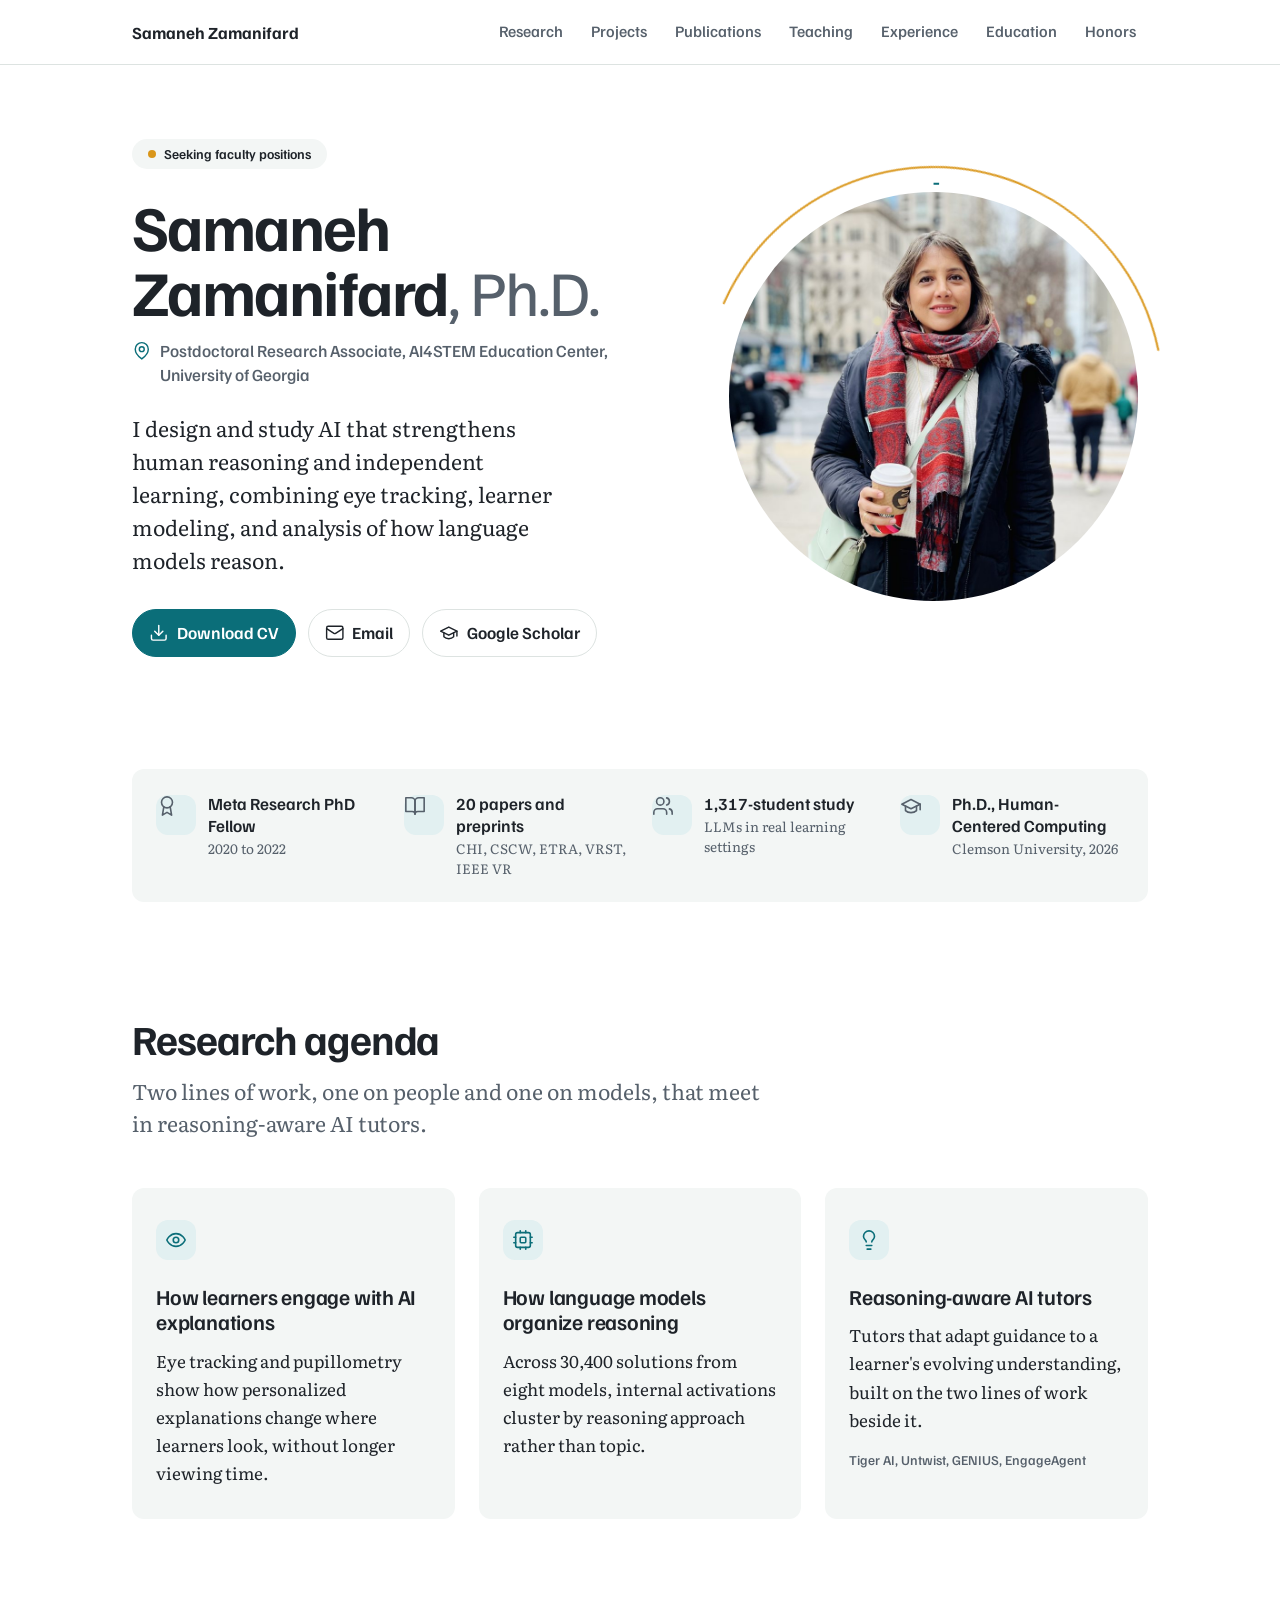
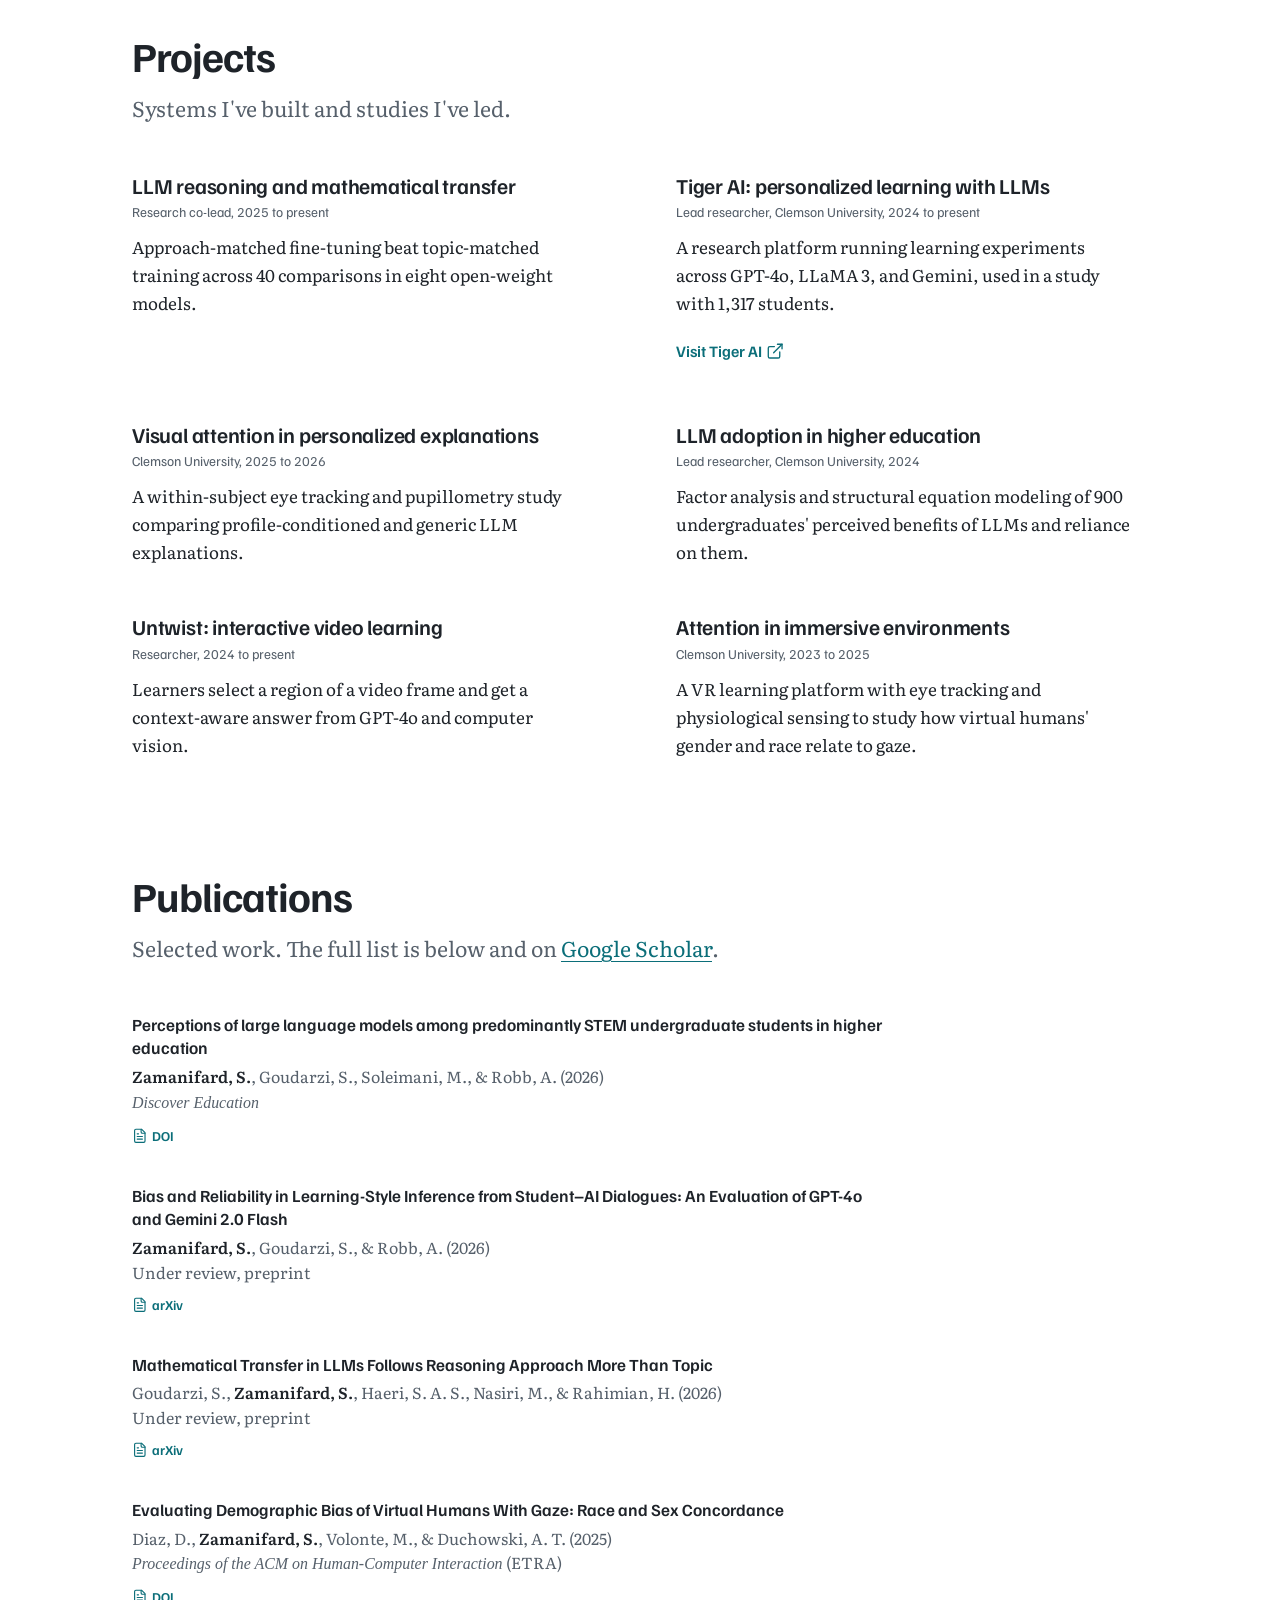
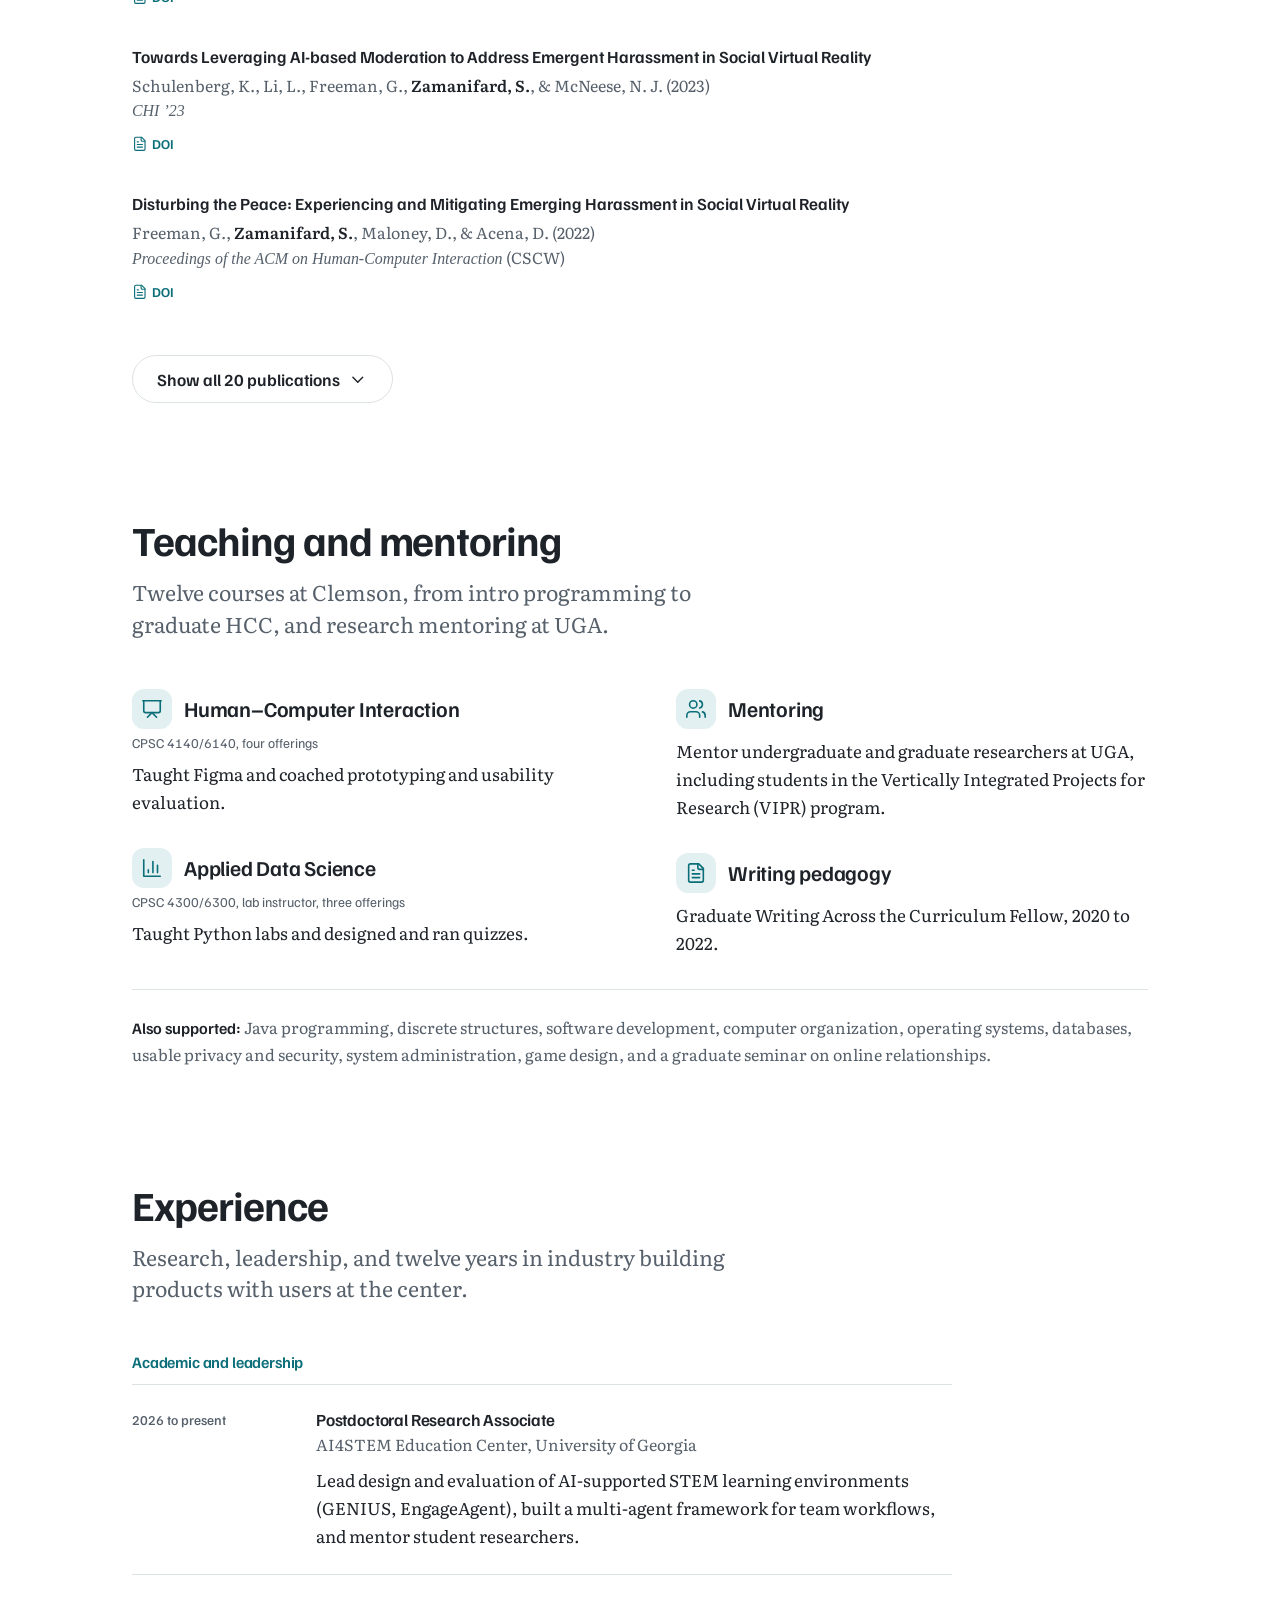
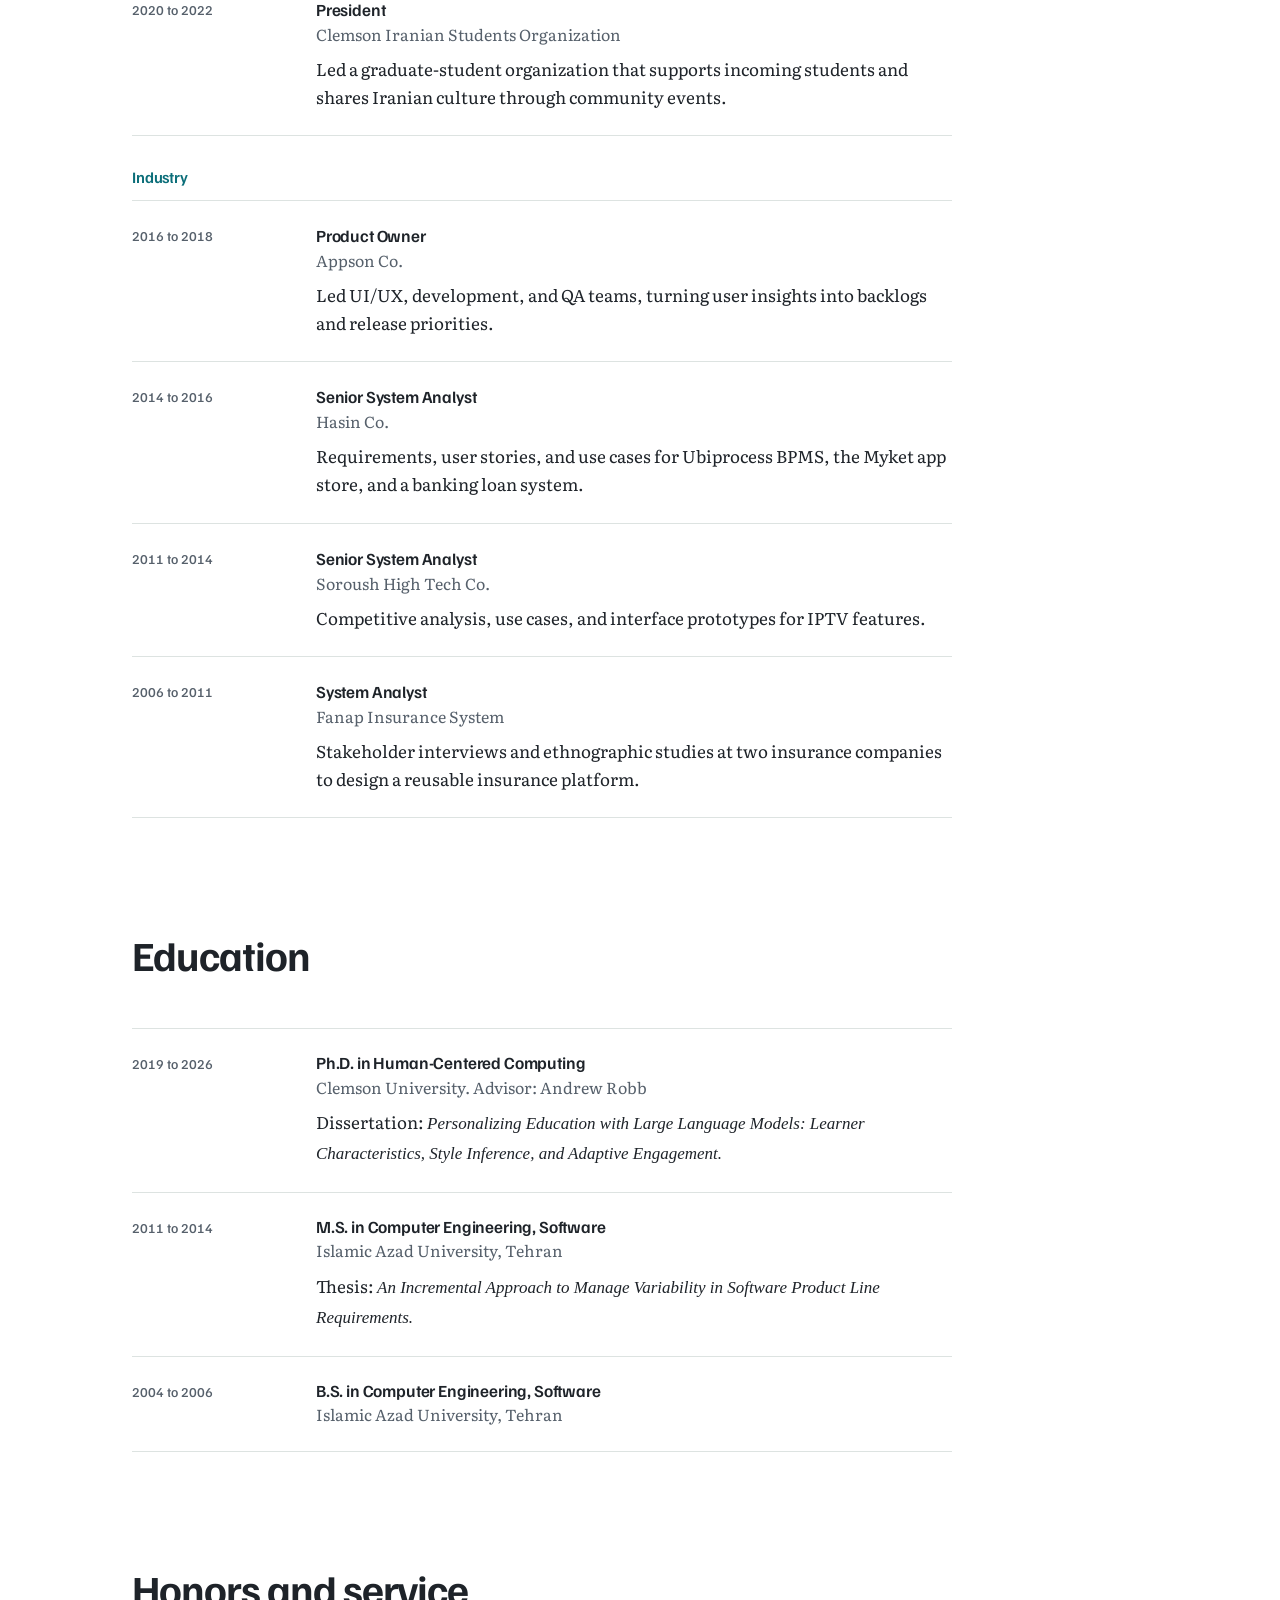
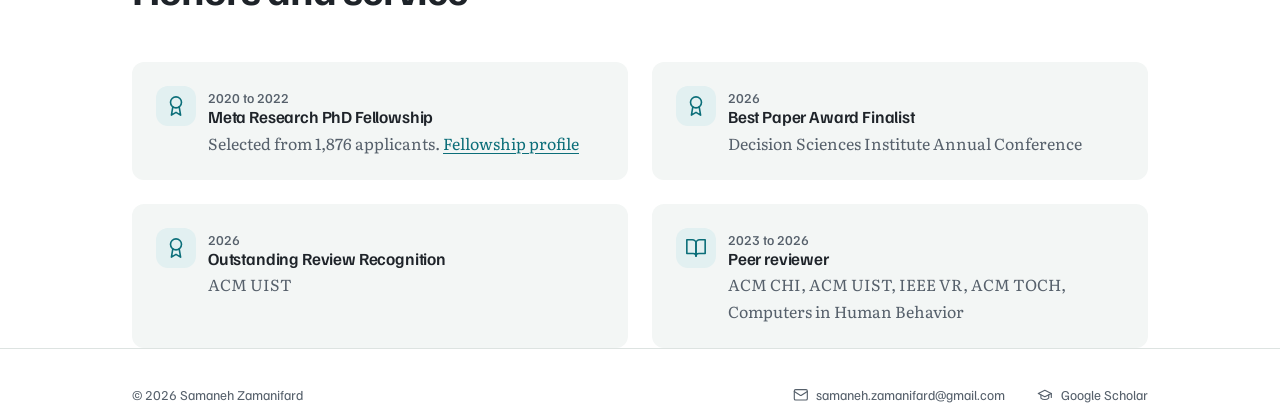
<file: experience.html>
<!doctype html>
<html lang="en">
<head>
  <meta charset="utf-8">
  <title>Samaneh Zamanifard, Ph.D.</title>
  <meta http-equiv="refresh" content="0; url=./#experience">
  <link rel="canonical" href="https://samanehzamanifard.github.io/#experience">
</head>
<body>
  <p>This page has moved to <a href="./#experience">samanehzamanifard.github.io/#experience</a>.</p>
</body>
</html>
</file>
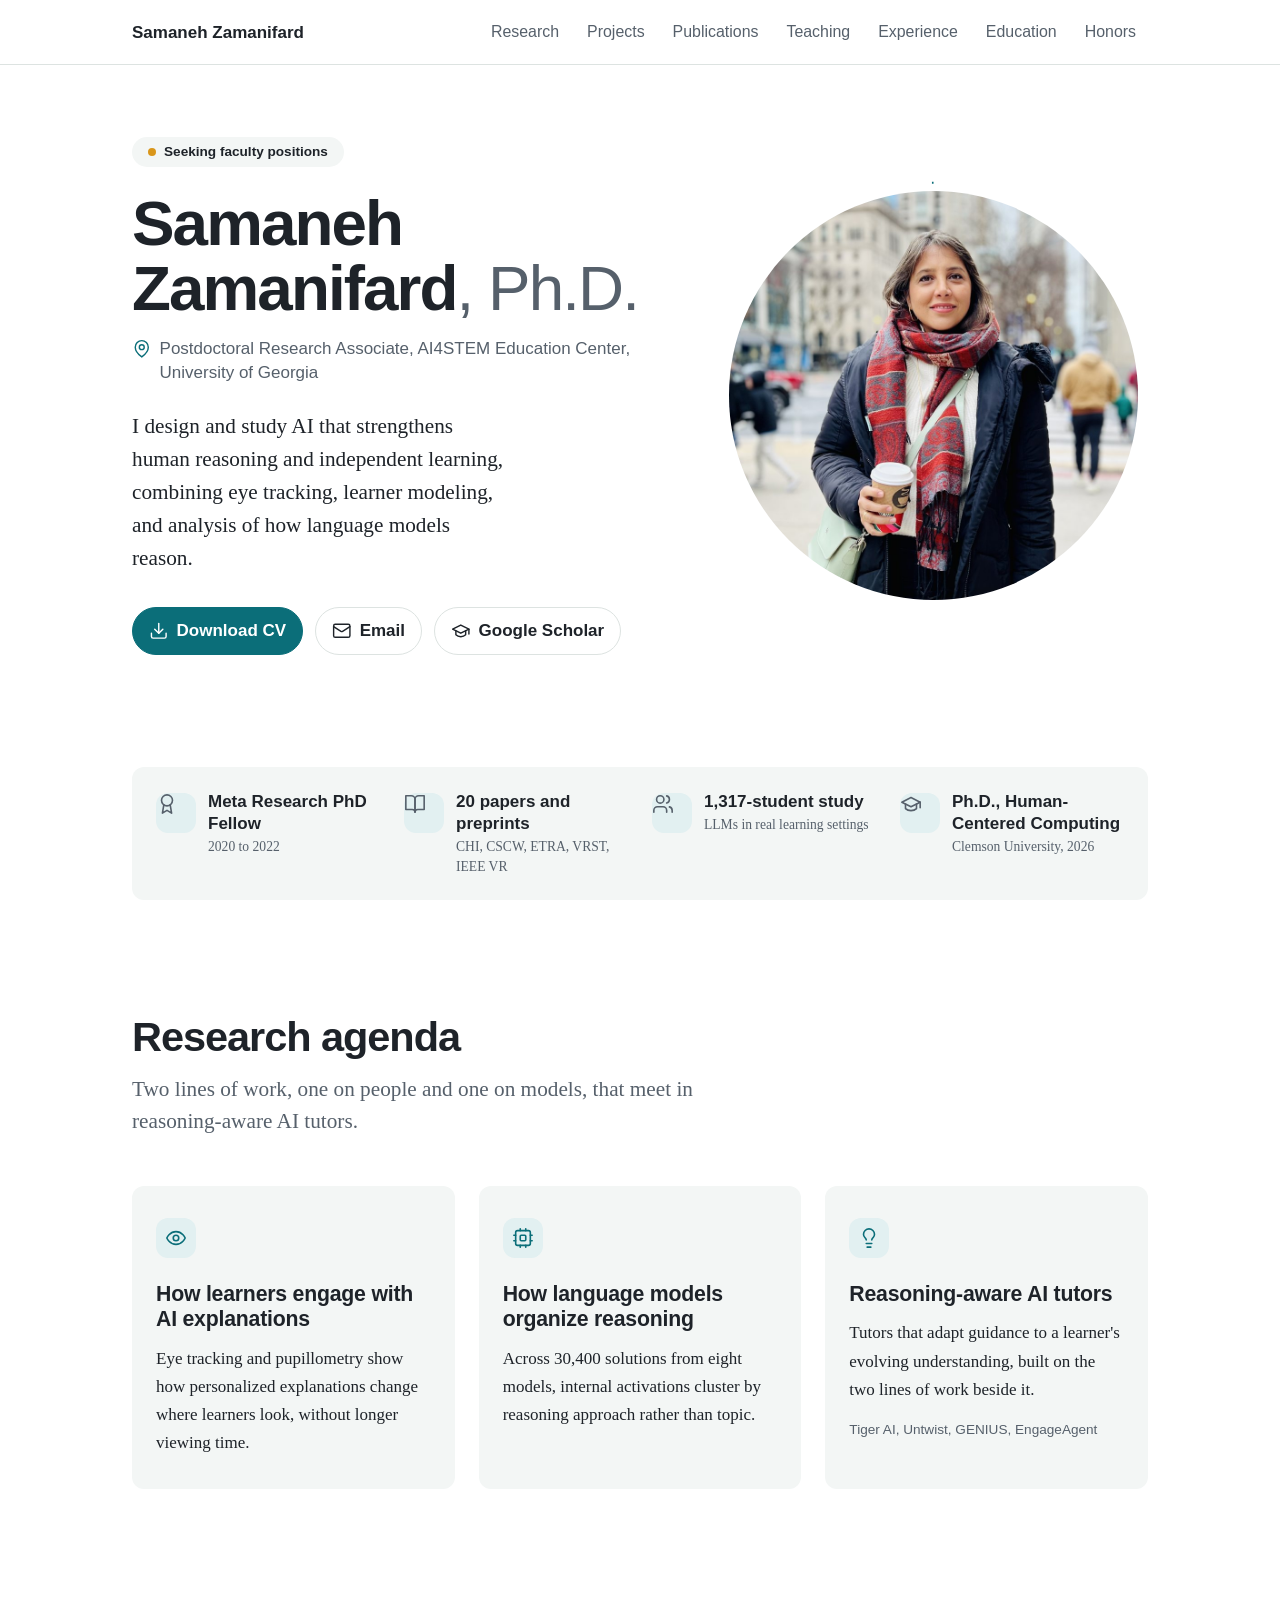
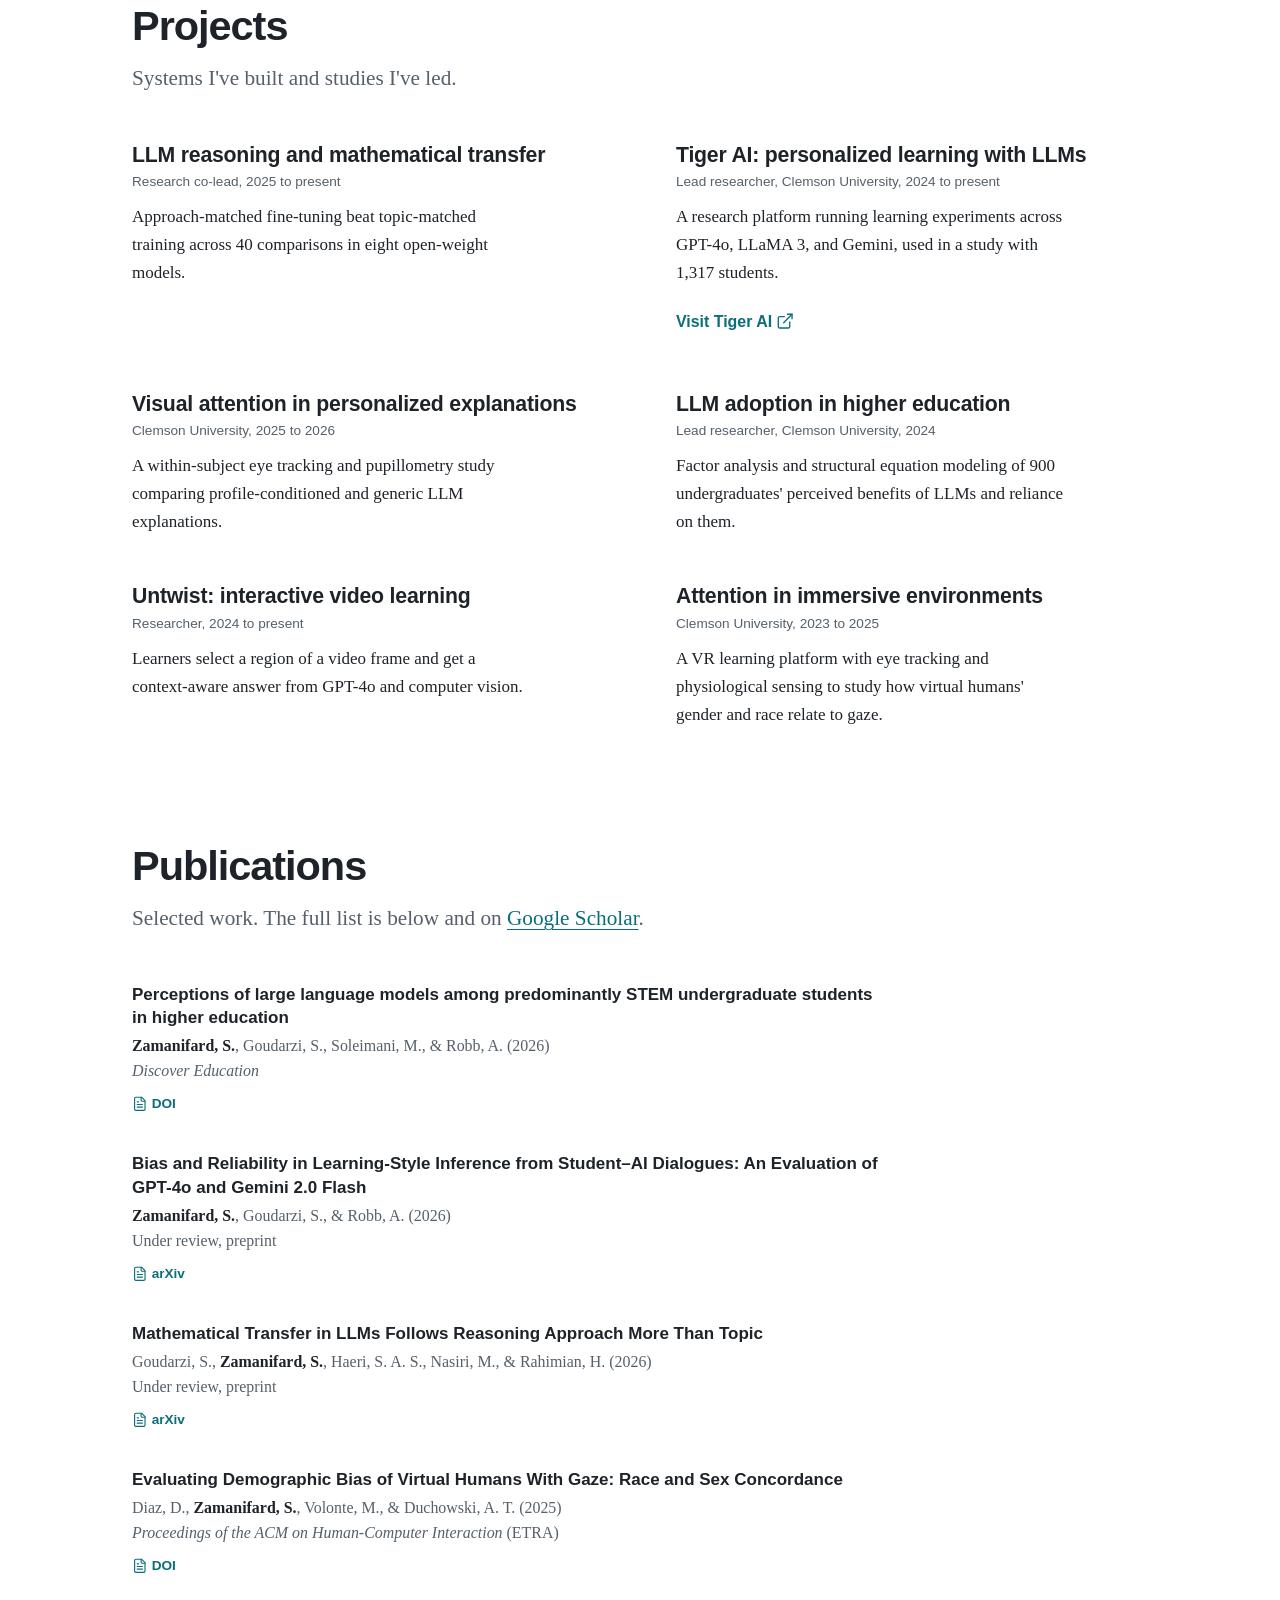
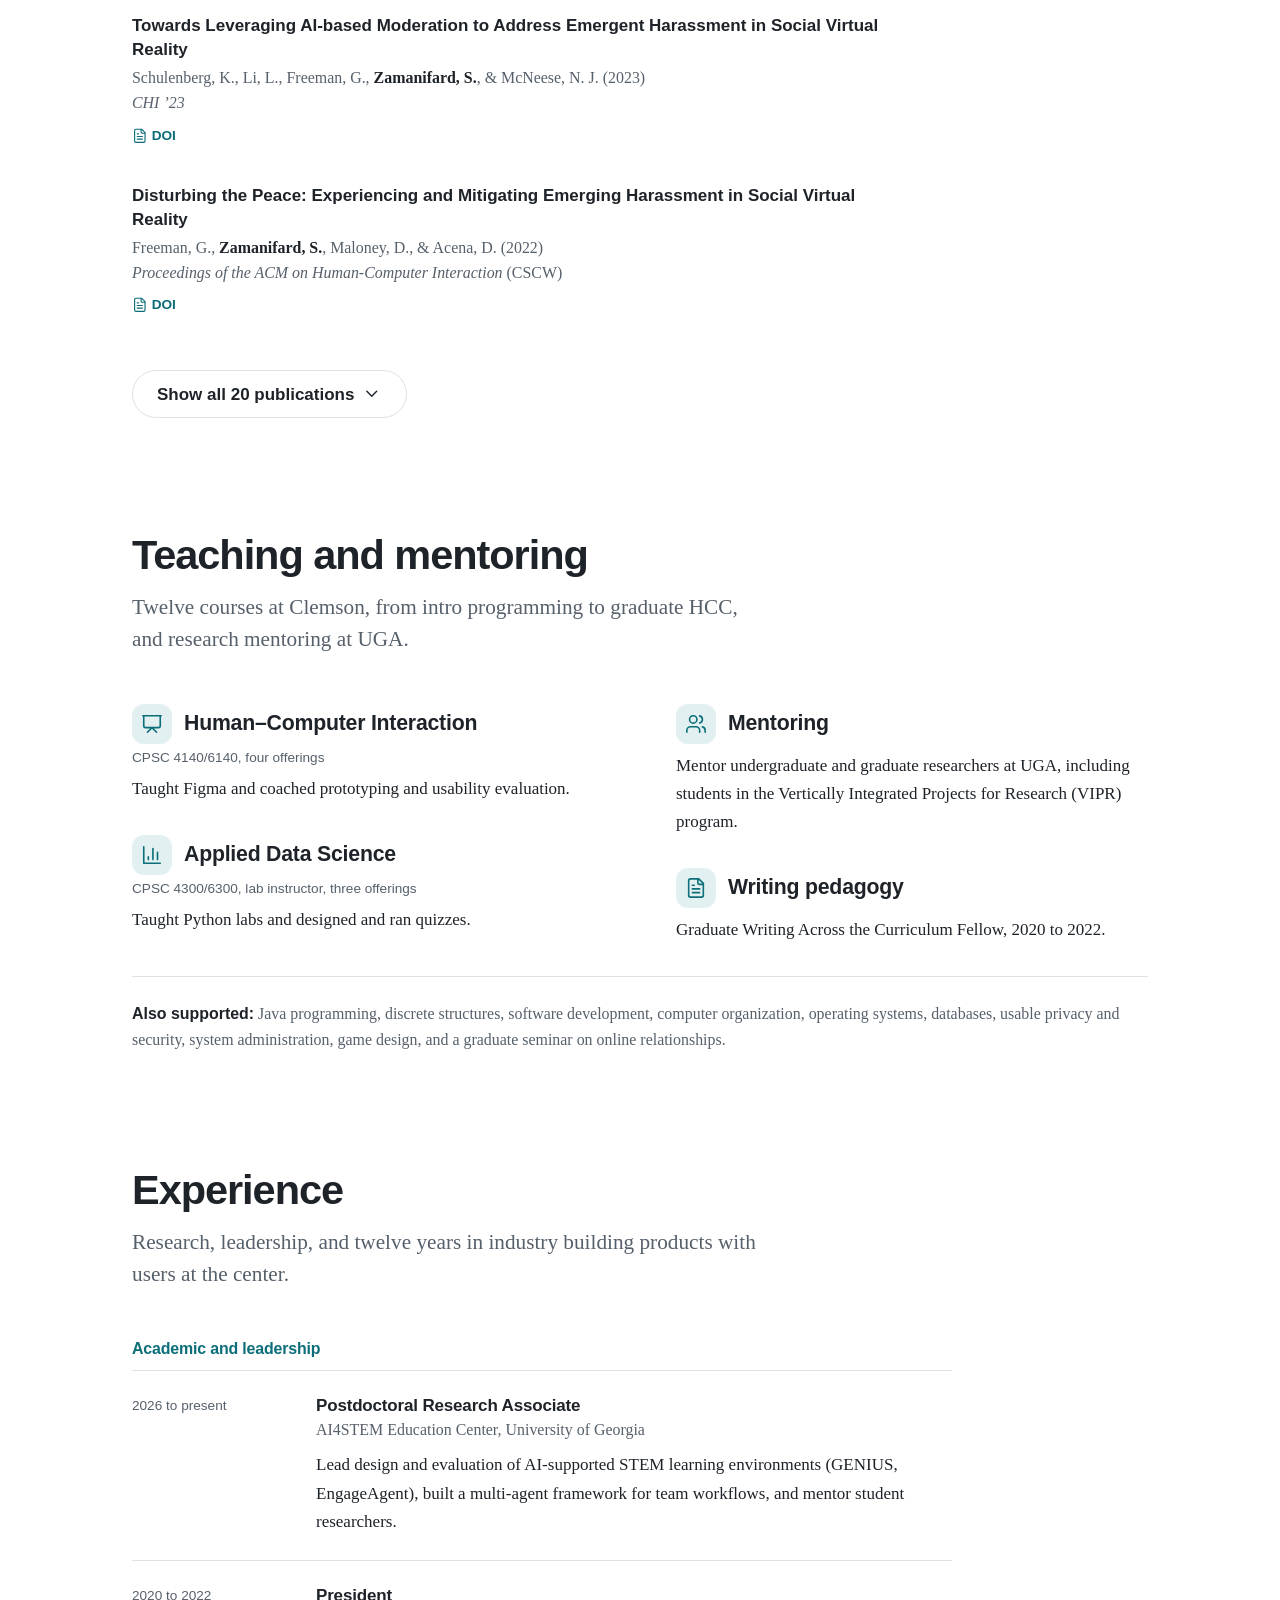
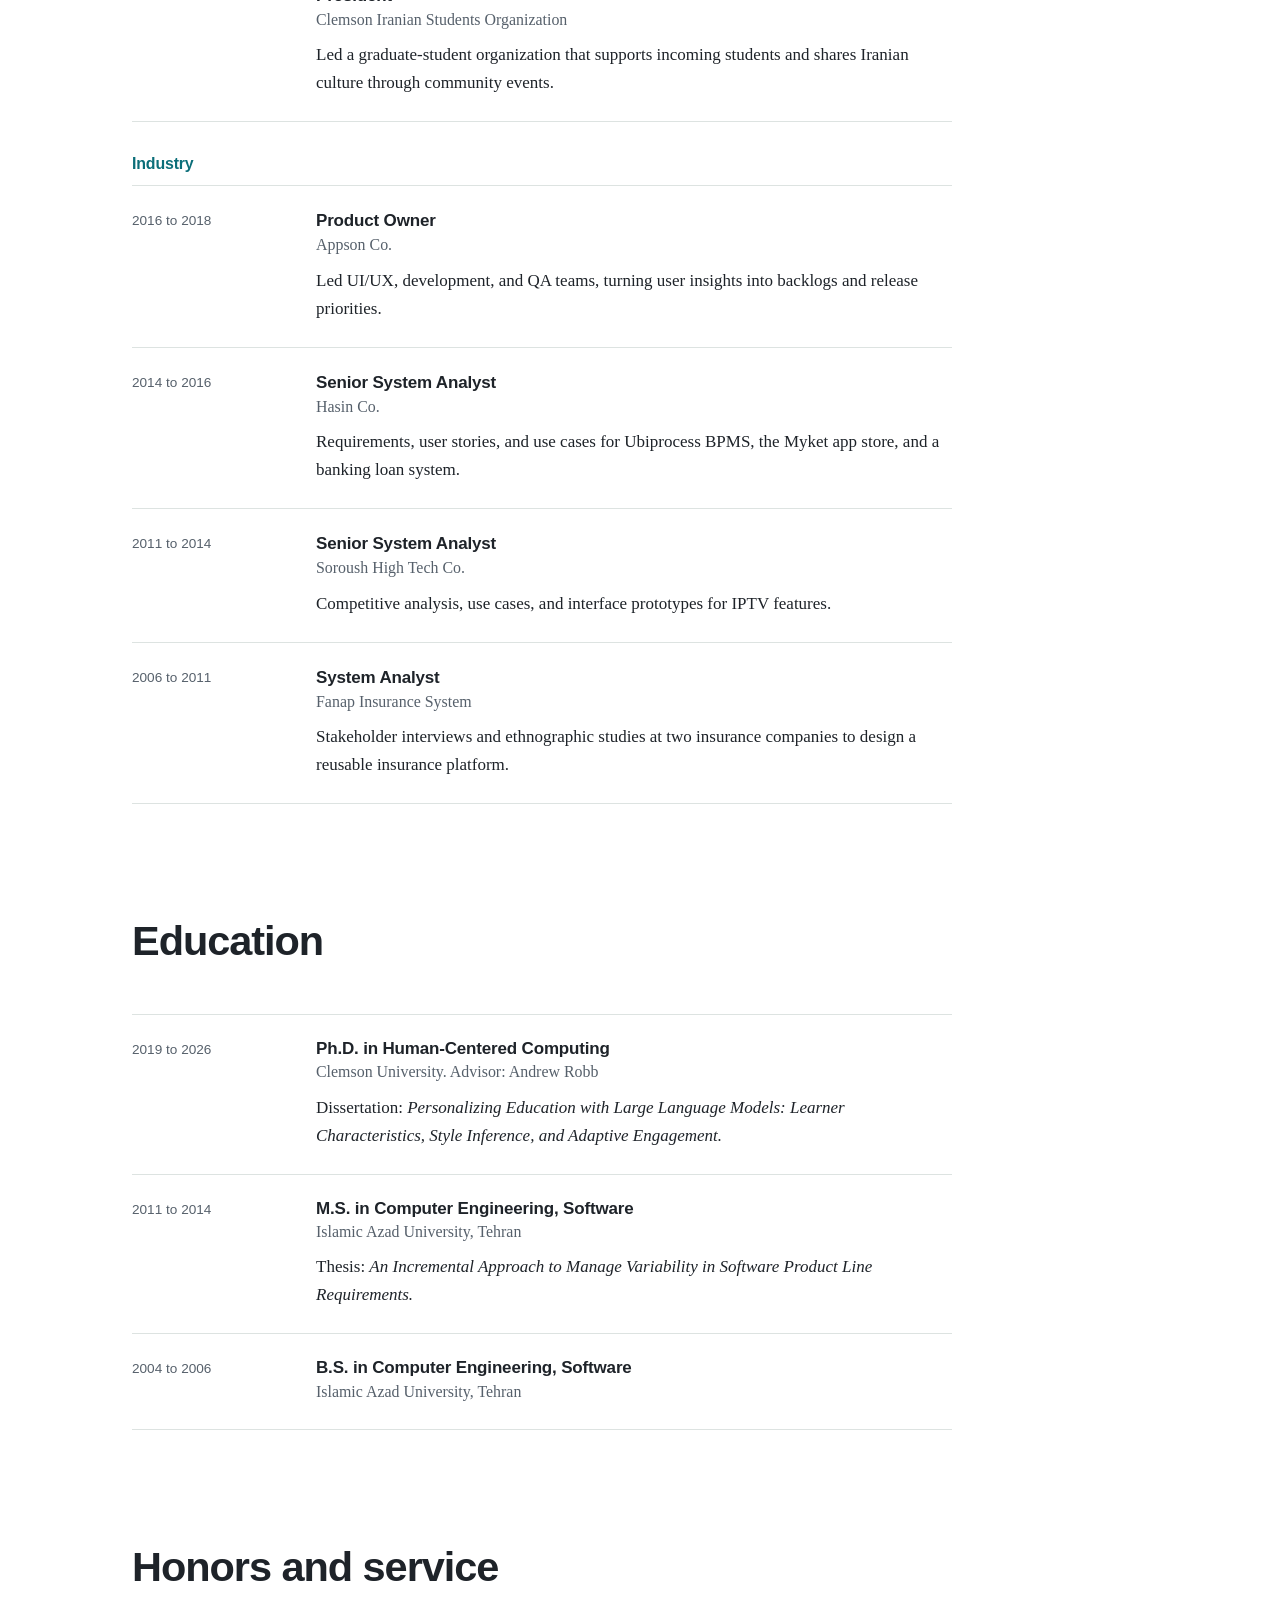
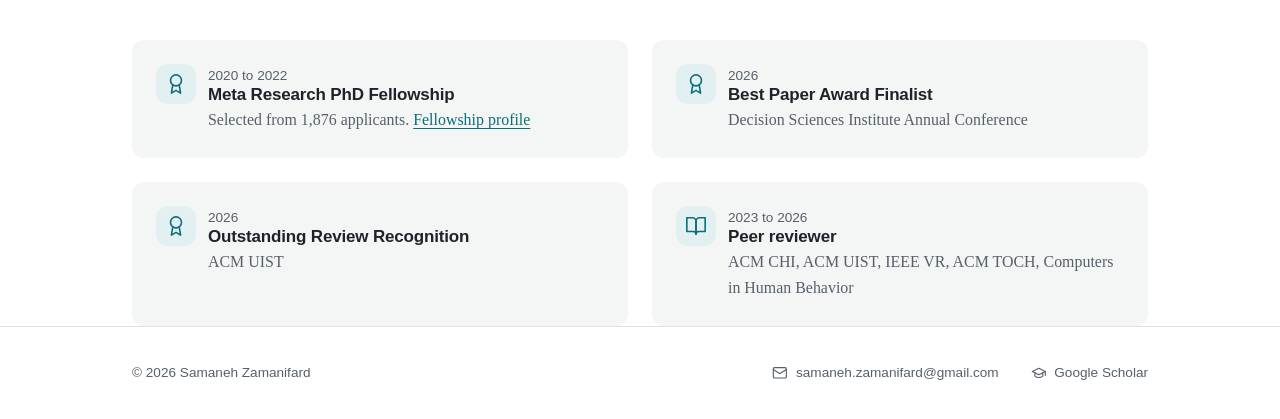
<file: publications.html>
<!doctype html>
<html lang="en">
<head>
  <meta charset="utf-8">
  <title>Samaneh Zamanifard, Ph.D.</title>
  <meta http-equiv="refresh" content="0; url=./#publications">
  <link rel="canonical" href="https://samanehzamanifard.github.io/#publications">
</head>
<body>
  <p>This page has moved to <a href="./#publications">samanehzamanifard.github.io/#publications</a>.</p>
</body>
</html>
</file>
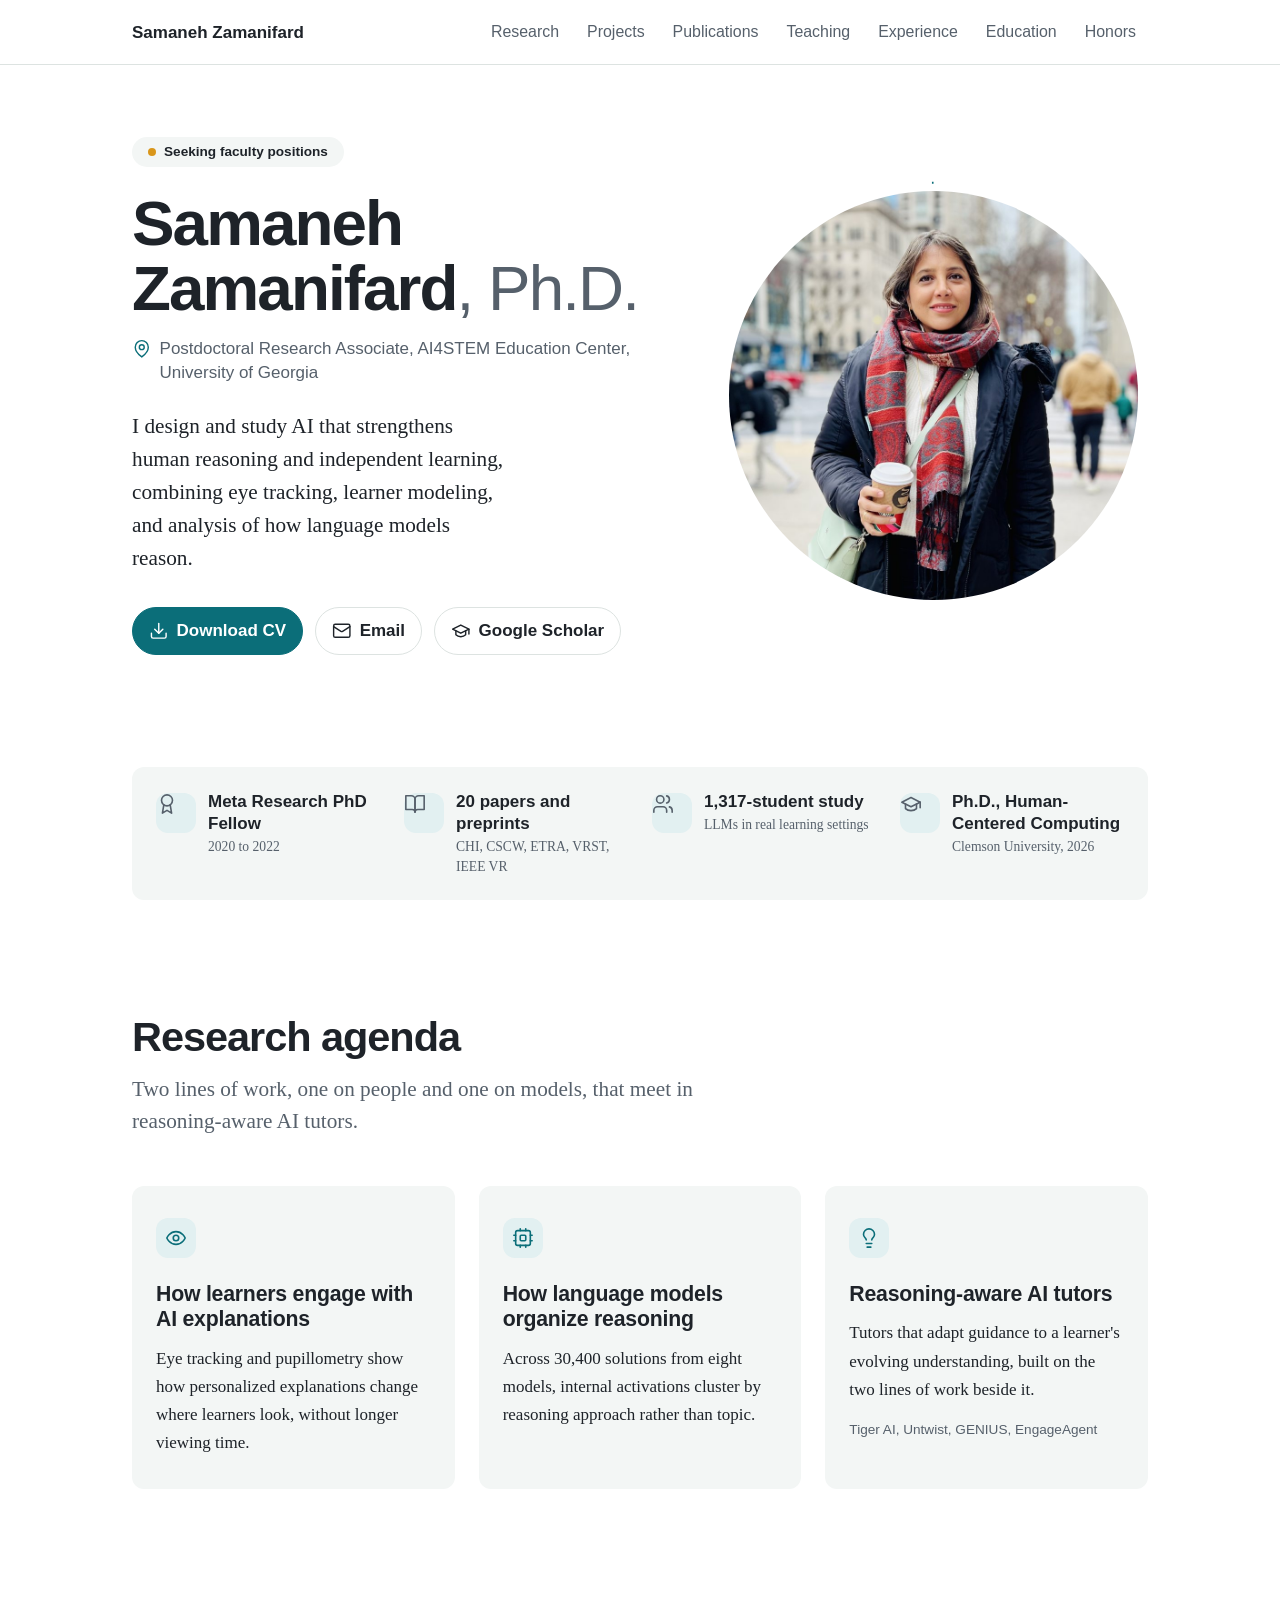
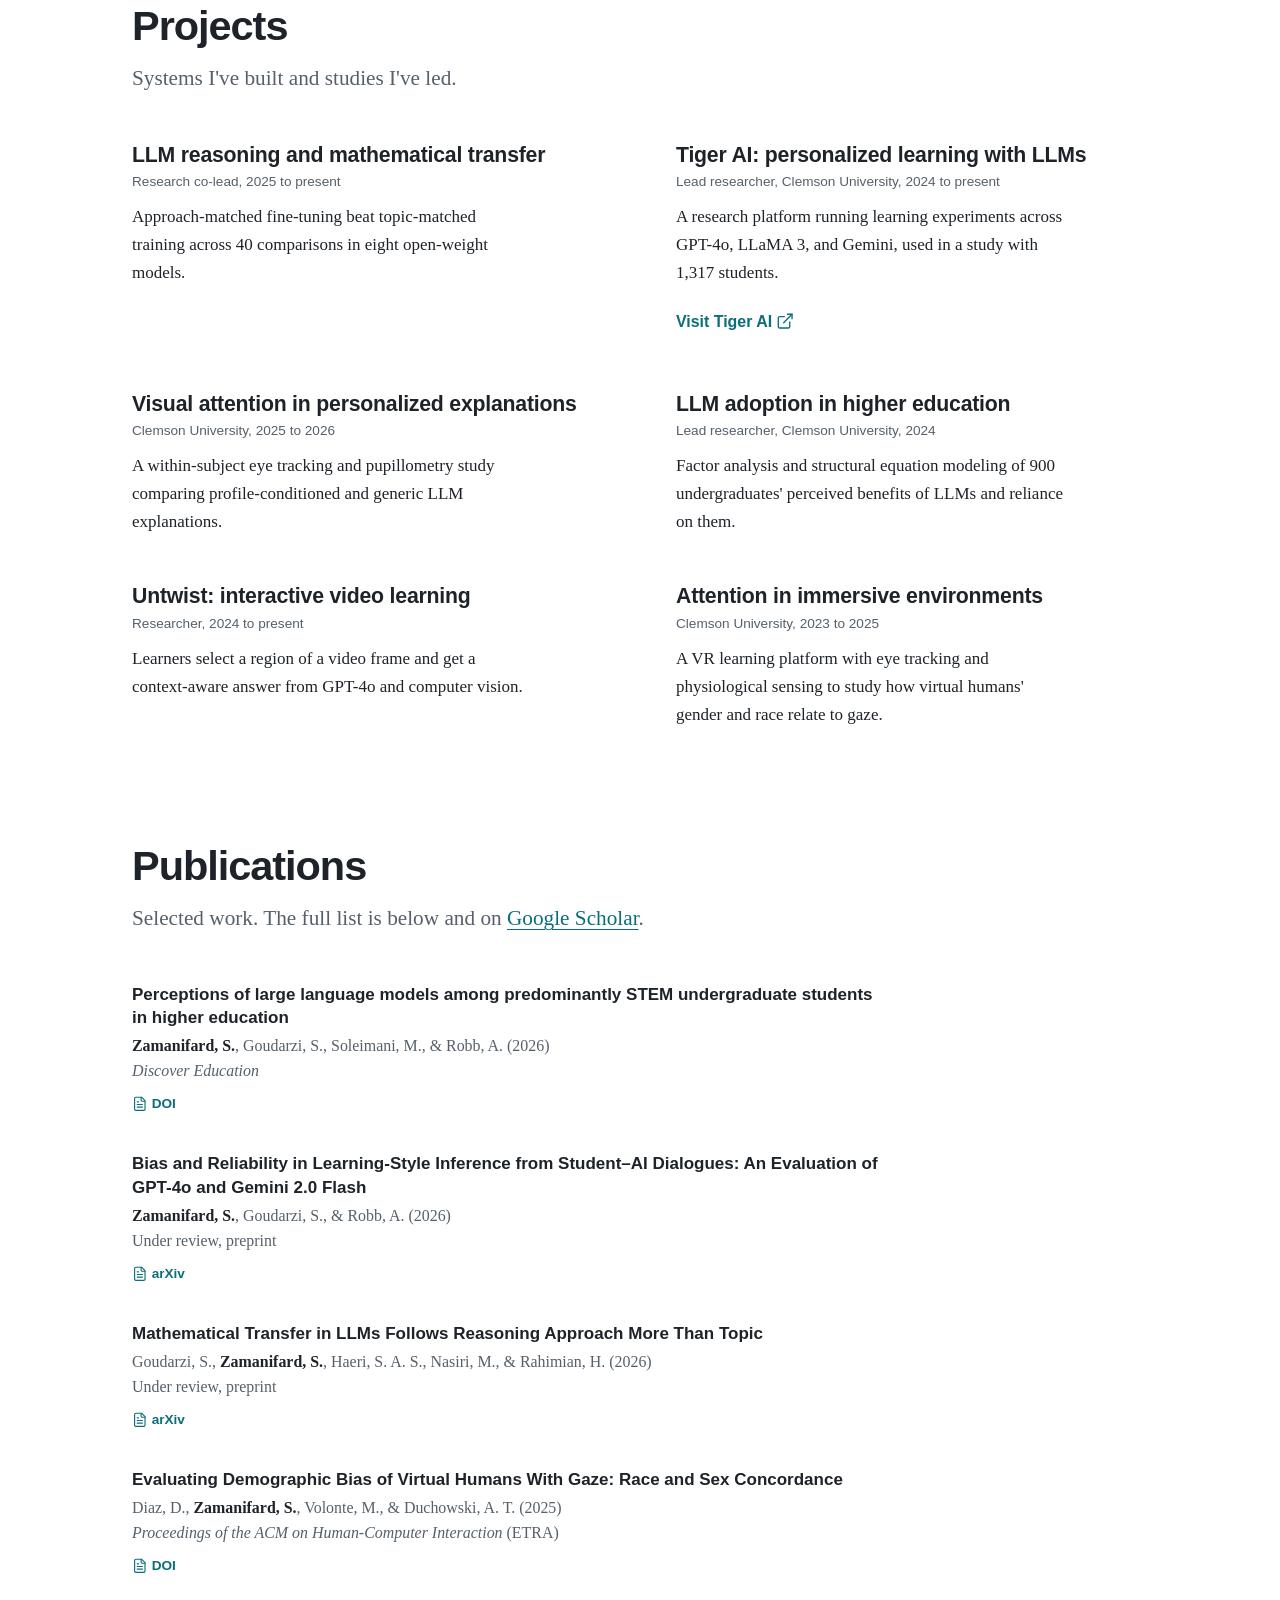
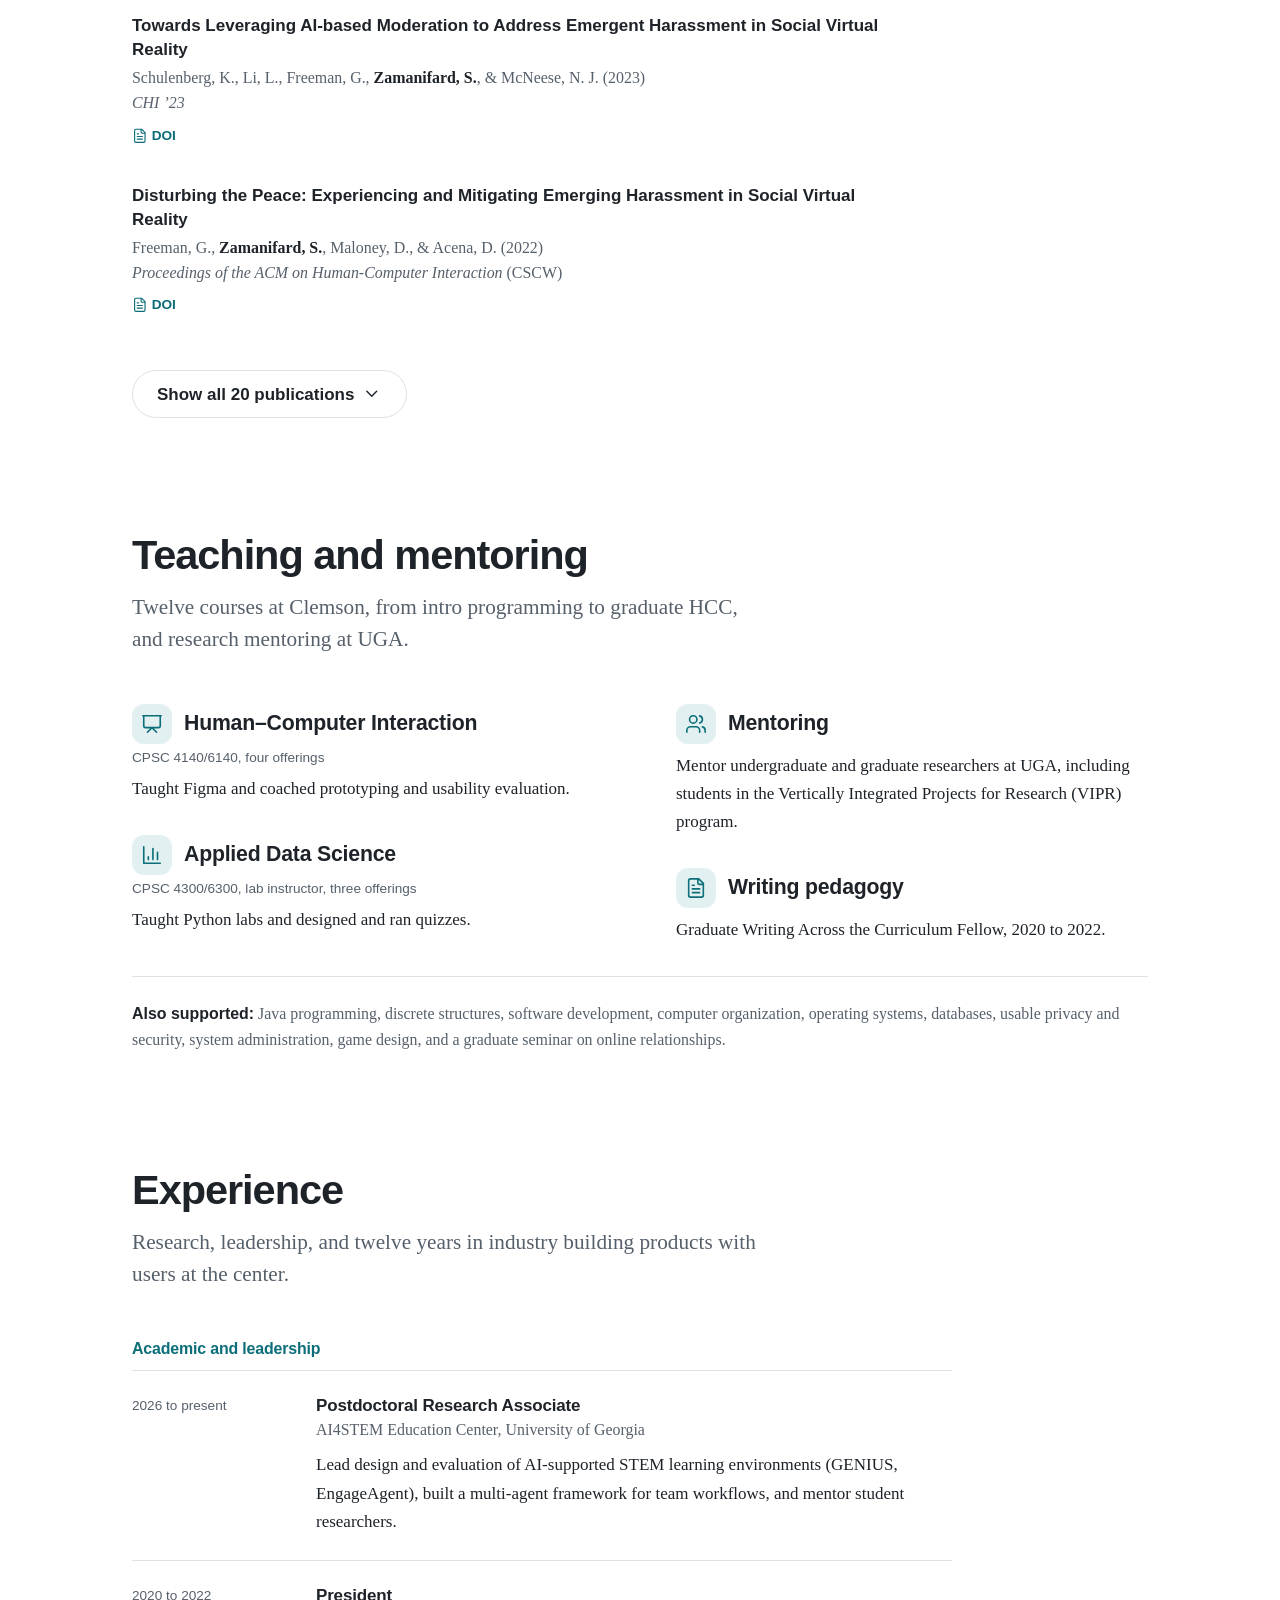
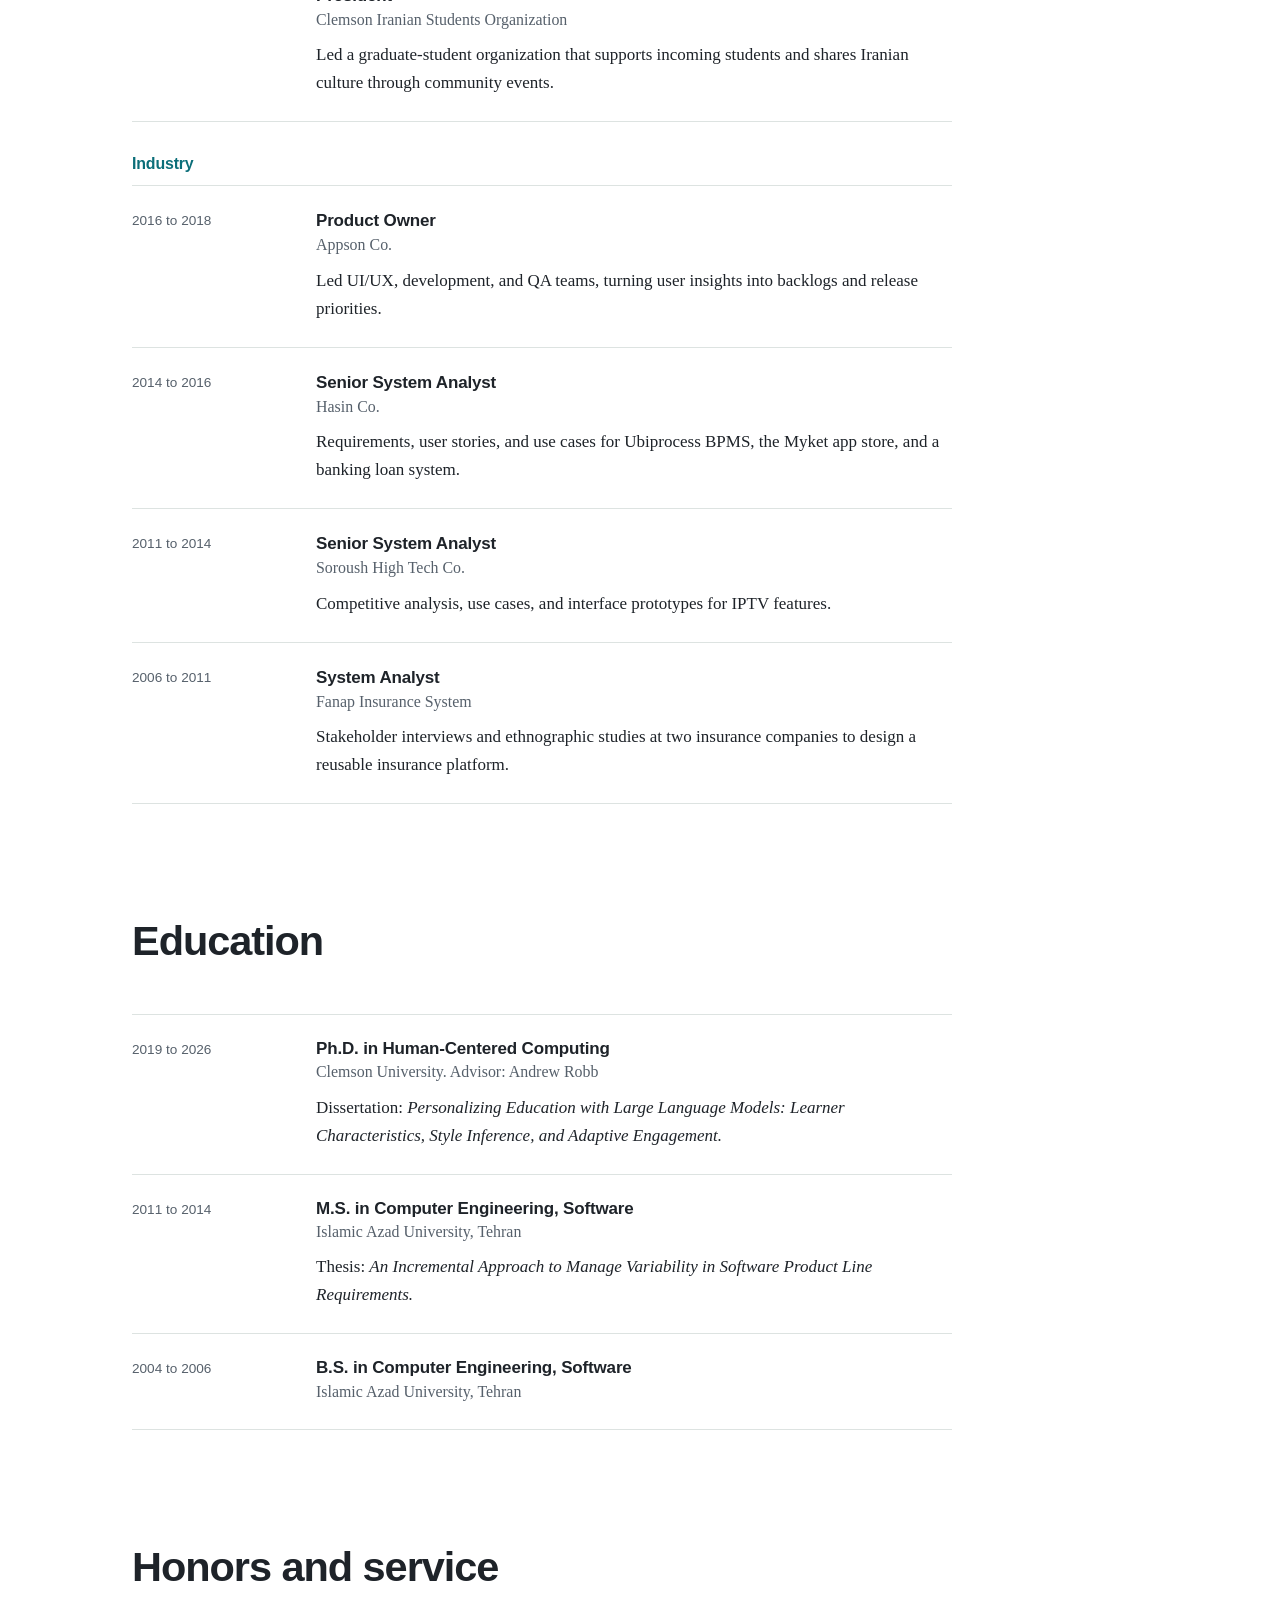
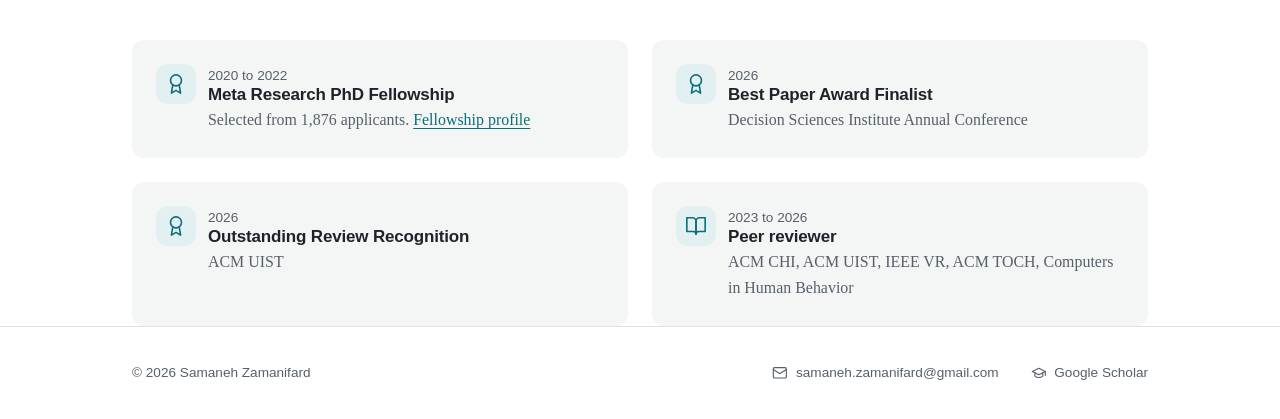
<file: research.html>
<!doctype html>
<html lang="en">
<head>
  <meta charset="utf-8">
  <title>Samaneh Zamanifard, Ph.D.</title>
  <meta http-equiv="refresh" content="0; url=./#research">
  <link rel="canonical" href="https://samanehzamanifard.github.io/#research">
</head>
<body>
  <p>This page has moved to <a href="./#research">samanehzamanifard.github.io/#research</a>.</p>
</body>
</html>
</file>
<file: style.css>
/* Tokens: see DESIGN.md (v3, light only) */
:root {
  color-scheme: light;
  --bg: #FFFFFF;
  --surface: #F3F6F5;
  --ink: #1E2329;
  --ink-soft: #56606B;
  --line: #DDE3E1;
  --accent: #0B6E79;
  --accent-strong: #08535B;
  --accent-soft: #E2F0F1;
  --amber: #D9961A;

  --font-display: "Familjen Grotesk", "Helvetica Neue", Arial, sans-serif;
  --font-body: "Literata", Georgia, serif;

  /* major third on a 17px base */
  --t-xs: 0.8rem;      /* 13.6 */
  --t-sm: 0.9375rem;   /* 16: citations, metadata, nav */
  --t-s: 1rem;         /* 17 */
  --t-m: 1.25rem;      /* 21.3 */
  --t-l: 1.5625rem;    /* 26.6 */
  --t-xl: 1.953rem;    /* 33.2 */
  --t-xxl: 2.441rem;   /* 41.5 */

  --s1: 4px; --s2: 8px; --s3: 12px; --s4: 16px; --s5: 24px; --s6: 32px; --s7: 48px; --s8: 72px; --s9: 112px;
  --r-pill: 999px; --r-panel: 12px; --r-round: 50%;
  --max: 1080px;
  --nav-h: 64px;
}

*, *::before, *::after { box-sizing: border-box; }
html { font-size: 17px; scroll-behavior: smooth; scroll-padding-top: calc(var(--nav-h) + var(--s5)); }
body {
  margin: 0; overflow-x: clip; background: var(--bg); color: var(--ink);
  font: 400 var(--t-s)/1.65 var(--font-body);
  -webkit-font-smoothing: antialiased;
}
h1, h2, h3, h4 { font-family: var(--font-display); margin: 0; line-height: 1.2; letter-spacing: -0.01em; }
p { margin: 0; }
a { color: var(--accent); text-underline-offset: 0.2em; text-decoration-thickness: 1px; }
a:hover { color: var(--accent-strong); text-decoration-thickness: 2px; }
:focus-visible { outline: 3px solid var(--accent); outline-offset: 3px; border-radius: 4px; }
img { display: block; max-width: 100%; }

.icon { width: 1.15em; height: 1.15em; flex: none; fill: none; stroke: currentColor; stroke-width: 1.75; stroke-linecap: round; stroke-linejoin: round; }
.sr-only { position: absolute; width: 1px; height: 1px; overflow: hidden; clip: rect(0 0 0 0); white-space: nowrap; }

.skip {
  position: absolute; left: var(--s4); top: -100px; z-index: 50;
  background: var(--ink); color: #fff; padding: var(--s2) var(--s4); border-radius: var(--r-pill);
  font-family: var(--font-display);
}
.skip:focus { top: var(--s3); }

.wrap { max-width: var(--max); margin: 0 auto; padding: 0 var(--s6); }

/* ---------- Top navigation ---------- */
.nav {
  position: sticky; top: 0; z-index: 20;
  background: color-mix(in srgb, var(--bg) 92%, transparent);
  backdrop-filter: saturate(1.2) blur(8px);
  border-bottom: 1px solid var(--line);
}
.nav .wrap { display: flex; align-items: center; gap: var(--s6); height: var(--nav-h); }
.nav .brand { display: inline-flex; align-items: center; min-height: 44px; font: 700 var(--t-s)/1 var(--font-display); color: var(--ink); text-decoration: none; white-space: nowrap; margin-right: auto; }
.nav ul { list-style: none; margin: 0; padding: 0; display: flex; gap: var(--s1); }
.nav ul a {
  display: inline-flex; align-items: center; min-height: 44px; padding: 0 var(--s3);
  font: 500 var(--t-sm)/1 var(--font-display);
  color: var(--ink-soft); text-decoration: none; border-radius: var(--r-pill);
}
.nav ul a:hover { color: var(--ink); background: var(--surface); }
.nav ul a[aria-current="true"] { color: var(--accent); background: var(--accent-soft); }

/* ---------- Hero ---------- */
.hero {
  display: grid; grid-template-columns: 6fr 5fr; gap: var(--s8); align-items: center;
  padding: var(--s8) 0 var(--s9);
}
.status {
  display: inline-flex; align-items: center; gap: var(--s2);
  font: 600 var(--t-xs)/1 var(--font-display);
  color: var(--ink); background: var(--surface);
  padding: var(--s2) var(--s4); border-radius: var(--r-pill);
}
.status-dot { width: 8px; height: 8px; border-radius: var(--r-round); background: var(--amber); }
.hero h1 {
  margin-top: var(--s5);
  font-size: clamp(2.35rem, 6vw, 3.75rem); font-weight: 700; line-height: 1.02; letter-spacing: -0.03em;
}
.hero h1 .suffix { font-weight: 400; color: var(--ink-soft); }
.hero-role {
  margin-top: var(--s4); display: flex; align-items: flex-start; gap: var(--s2);
  font: 500 var(--t-s)/1.45 var(--font-display); color: var(--ink-soft);
}
.hero-role .icon { margin-top: 2px; color: var(--accent); }

.actions { list-style: none; margin: var(--s6) 0 0; padding: 0; display: flex; flex-wrap: wrap; gap: var(--s3); }
.btn {
  display: inline-flex; align-items: center; gap: var(--s2);
  min-height: 48px; padding: 0 var(--s4);
  font: 600 var(--t-s)/1 var(--font-display); text-decoration: none;
  border-radius: var(--r-pill); border: 1.5px solid var(--line); color: var(--ink); background: var(--bg);
}
.btn:hover { border-color: var(--ink); color: var(--ink); text-decoration: none; }
.btn-primary { background: var(--accent); border-color: var(--accent); color: #fff; }
.btn-primary:hover { background: var(--accent-strong); border-color: var(--accent-strong); color: #fff; }

.hero-lead { margin-top: var(--s5); max-width: 36ch; font-size: var(--t-m); line-height: 1.55; }

/* Circular portrait with animated rings */
.portrait {
  margin: 0; justify-self: end; position: relative;
  width: min(460px, 100%); aspect-ratio: 1; padding: 10px;
}
.portrait img { width: 100%; height: 100%; border-radius: var(--r-round); object-fit: cover; object-position: 50% 50%; }
.rings { position: absolute; inset: 0; width: 100%; height: 100%; overflow: visible; pointer-events: none; }
.rings circle { fill: none; stroke-width: 0.5; transform-box: view-box; transform-origin: 50% 50%; }  /* 0.5 units ≈ 2.3px at full size */
.ring-teal { stroke: var(--accent); stroke-dasharray: 1 0; transform: rotate(-90deg); }
.ring-amber { stroke: var(--amber); stroke-dasharray: 0.4 0.6; stroke-linecap: round; transform: rotate(-120deg); }
/* JS adds .armed (start hidden) and toggles .in while the photo is on screen */
.portrait.armed .ring-teal { stroke-dasharray: 1 1; stroke-dashoffset: 1; }
.portrait.armed .ring-amber { opacity: 0; }
.portrait.armed.in .ring-teal { animation: ring-draw 1.3s cubic-bezier(.6, 0, .2, 1) forwards; }
.portrait.armed.in .ring-amber { animation: ring-spin 1.8s cubic-bezier(.2, .7, .2, 1) .15s forwards; }
@keyframes ring-draw { to { stroke-dashoffset: 0; } }
@keyframes ring-spin {
  from { opacity: 0; transform: rotate(-660deg); }
  15%  { opacity: 1; }
  to   { opacity: 1; transform: rotate(-120deg); }
}

/* ---------- Highlights strip ---------- */
.highlights {
  list-style: none; margin: 0; padding: var(--s5);
  display: grid; grid-template-columns: repeat(4, 1fr); gap: var(--s5);
  background: var(--surface); border-radius: var(--r-panel);
}
.highlights li { display: flex; gap: var(--s3); align-items: flex-start; }
.tile {
  display: inline-grid; place-items: center; flex: none;
  width: 40px; height: 40px; border-radius: var(--r-panel);
  background: var(--accent-soft); color: var(--accent);
}
.tile .icon { width: 22px; height: 22px; }
.highlights strong { display: block; font: 600 var(--t-s)/1.3 var(--font-display); }
.highlights span { display: block; font-size: var(--t-xs); color: var(--ink-soft); line-height: 1.45; margin-top: 2px; }

/* ---------- Sections ---------- */
.section { padding-top: var(--s9); }
.section-head { max-width: 640px; margin-bottom: var(--s7); }
.section-head h2 { font-size: var(--t-xxl); font-weight: 700; letter-spacing: -0.025em; }
.section-head p { margin-top: var(--s3); color: var(--ink-soft); font-size: var(--t-m); line-height: 1.5; }

/* Research agenda */
.agenda { display: grid; grid-template-columns: repeat(3, 1fr); gap: var(--s5); }
.agenda article { background: var(--surface); border-radius: var(--r-panel); padding: var(--s6) var(--s5); }
.agenda h3 { margin-top: var(--s5); font-size: var(--t-m); font-weight: 600; }
.agenda p { margin-top: var(--s3); color: var(--ink); }
.agenda .joins { margin-top: var(--s4); font: 500 var(--t-xs)/1.4 var(--font-display); color: var(--ink-soft); }

/* Projects */
.projects { display: grid; grid-template-columns: 1fr 1fr; gap: var(--s7) var(--s8); }
.project h3 { font-size: var(--t-m); font-weight: 600; }
.project .meta { margin-top: var(--s1); font: 400 var(--t-xs)/1.4 var(--font-display); color: var(--ink-soft); }
.project p.sum { margin-top: var(--s3); max-width: 46ch; }
.project .more { margin-top: var(--s3); display: inline-flex; align-items: center; gap: var(--s1); min-height: 44px; font: 600 var(--t-sm)/1 var(--font-display); text-decoration: none; }
.project .more:hover { text-decoration: underline; }

/* Publications */
.pubs { list-style: none; margin: 0; padding: 0; display: grid; gap: var(--s6); max-width: 760px; }
.pub .title { display: block; font: 600 var(--t-s)/1.4 var(--font-display); font-size: var(--t-s); color: var(--ink); }
.pub .authors { margin-top: var(--s1); }
.pub .authors, .pub .venue { display: block; color: var(--ink-soft); font-size: var(--t-sm); line-height: 1.55; }
.pub .authors b { color: var(--ink); font-weight: 600; }
.pub .kind { display: none; }
.pub .doi {
  display: inline-flex; align-items: center; gap: var(--s1); margin-top: var(--s1); min-height: 32px; min-width: 32px; padding: 0 var(--s1); margin-left: calc(-1 * var(--s1));
  font: 600 var(--t-xs)/1 var(--font-display); text-decoration: none;
}
.pub .doi:hover { text-decoration: underline; }
.all-pubs { margin-top: var(--s7); max-width: 760px; }
.all-pubs summary {
  display: inline-flex; align-items: center; gap: var(--s2); cursor: pointer; list-style: none;
  min-height: 48px; padding: 0 var(--s5); border-radius: var(--r-pill); border: 1.5px solid var(--line);
  font: 600 var(--t-s)/1 var(--font-display);
}
.all-pubs summary::-webkit-details-marker { display: none; }
.all-pubs summary:hover { border-color: var(--ink); }
.all-pubs summary .icon { transition: transform .2s ease; }
.all-pubs[open] summary .icon { transform: rotate(180deg); }
.pub-year { display: grid; grid-template-columns: 72px 1fr; gap: var(--s5); padding-top: var(--s6); }
.pub-year + .pub-year { border-top: 1px solid var(--line); margin-top: var(--s6); }
.pub-year h3 { font: 600 var(--t-m)/1.3 var(--font-display); color: var(--ink-soft); font-variant-numeric: tabular-nums; }
.pub-year ol { list-style: none; margin: 0; padding: 0; display: grid; gap: var(--s5); }

/* Teaching */
.teach { display: grid; grid-template-columns: 1fr 1fr; gap: var(--s8); }
.teach h3 { font-size: var(--t-m); font-weight: 600; display: flex; align-items: center; gap: var(--s3); }
.teach-item + .teach-item { margin-top: var(--s6); }
.teach .meta { margin-top: var(--s1); font: 400 var(--t-xs)/1.4 var(--font-display); color: var(--ink-soft); }
.teach p.sum { margin-top: var(--s2); }
.teach-also { margin-top: var(--s6); padding-top: var(--s5); border-top: 1px solid var(--line); color: var(--ink-soft); font-size: var(--t-sm); }
.teach-also strong { color: var(--ink); font-family: var(--font-display); font-weight: 600; }

/* Experience timeline */
.timeline { list-style: none; margin: 0; padding: 0; max-width: 820px; }
.timeline li { display: grid; grid-template-columns: 160px 1fr; gap: var(--s5); padding: var(--s5) 0; border-top: 1px solid var(--line); }
.timeline li:last-child { border-bottom: 1px solid var(--line); }
.timeline .when { font: 500 var(--t-xs)/1.6 var(--font-display); color: var(--ink-soft); font-variant-numeric: tabular-nums; }
.timeline h3 { font-size: var(--t-s); font-weight: 600; font-size: var(--t-s); }
.timeline .org { color: var(--ink-soft); font-size: var(--t-sm); }
.timeline p.sum { margin-top: var(--s2); }
.tl-group { font: 600 var(--t-sm)/1.2 var(--font-display); color: var(--accent); margin: var(--s6) 0 var(--s3); }
.tl-group:first-of-type { margin-top: 0; }
.timeline h4 { font: 600 var(--t-s)/1.3 var(--font-display); margin: 0; }

/* Honors */
.honors { list-style: none; margin: 0; padding: 0; display: grid; grid-template-columns: repeat(2, 1fr); gap: var(--s5); }
.honors li { display: flex; gap: var(--s3); padding: var(--s5); background: var(--surface); border-radius: var(--r-panel); }
.honors h3 { font-size: var(--t-s); font-weight: 600; font-size: var(--t-s); }
.honors p { color: var(--ink-soft); font-size: var(--t-sm); margin-top: 2px; }
.honors .yr { font: 500 var(--t-xs)/1.4 var(--font-display); color: var(--ink-soft); }

/* Footer */
main { padding-bottom: var(--s9); }
footer { border-top: 1px solid var(--line); padding: var(--s5) 0; font: 400 var(--t-xs)/1.4 var(--font-display); color: var(--ink-soft); }
footer .wrap { display: flex; flex-wrap: wrap; align-items: center; gap: var(--s2) var(--s6); }
footer a { display: inline-flex; align-items: center; gap: var(--s2); min-height: 44px; color: var(--ink-soft); text-decoration: none; }
footer a:hover { color: var(--accent); }
footer span { margin-right: auto; }

/* ---------- Responsive ---------- */
@media (max-width: 960px) {
  .highlights { grid-template-columns: 1fr 1fr; }
  .agenda { grid-template-columns: 1fr; }
  .agenda article { display: grid; grid-template-columns: 40px 1fr; column-gap: var(--s4); }
  .agenda article > * { grid-column: 2; }
  .agenda article > .tile { grid-column: 1; grid-row: 1 / span 3; }
  .agenda h3 { margin-top: 0; }
}
@media (max-width: 760px) {
  html { scroll-padding-top: calc(var(--nav-h) + var(--s4)); }
  .wrap { padding: 0 var(--s5); }
  .nav .brand { display: none; }
  .nav .wrap { gap: 0; overflow-x: auto; scrollbar-width: none; }
  .nav .wrap::-webkit-scrollbar { display: none; }
  .nav ul { flex-wrap: nowrap; }
  .nav ul a { white-space: nowrap; }
  .hero { grid-template-columns: 1fr; gap: var(--s7); padding: var(--s7) 0 var(--s8); }
  .portrait { order: -1; justify-self: center; width: min(300px, 78vw); }
  .rings circle { stroke-width: 0.8; }
  .hero-lead { font-size: var(--t-s); }
  .highlights { grid-template-columns: 1fr; padding: var(--s5); }
  .section { padding-top: var(--s8); }
  .section-head h2 { font-size: var(--t-xl); }
  .section-head p { font-size: var(--t-s); }
  .projects, .teach, .honors { grid-template-columns: 1fr; gap: var(--s6); }
  .agenda article { display: block; }
  .agenda h3 { margin-top: var(--s4); }
  .timeline li { grid-template-columns: 1fr; gap: var(--s1); }
  .pub-year { grid-template-columns: 1fr; gap: var(--s3); }
}
@media (prefers-reduced-motion: reduce) {
  html { scroll-behavior: auto; }
  .all-pubs summary .icon { transition: none; }
}
</file>
